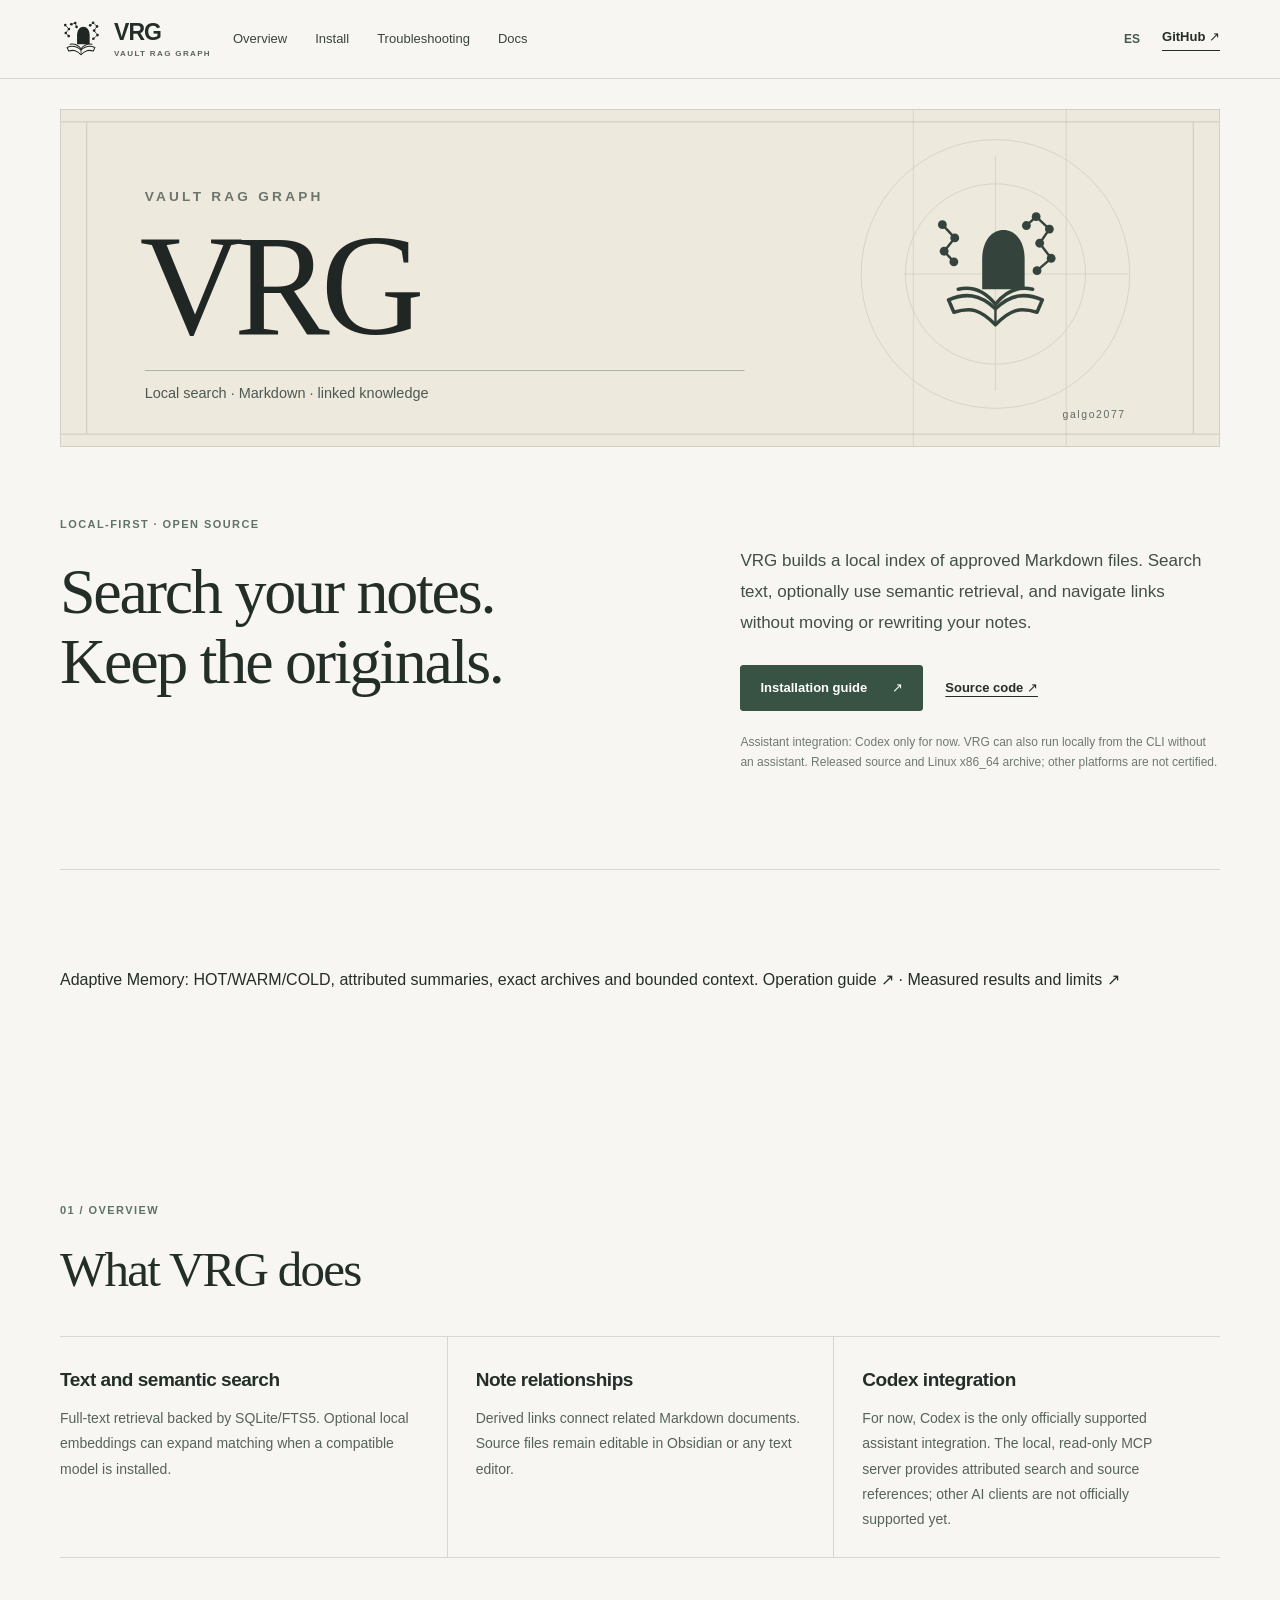
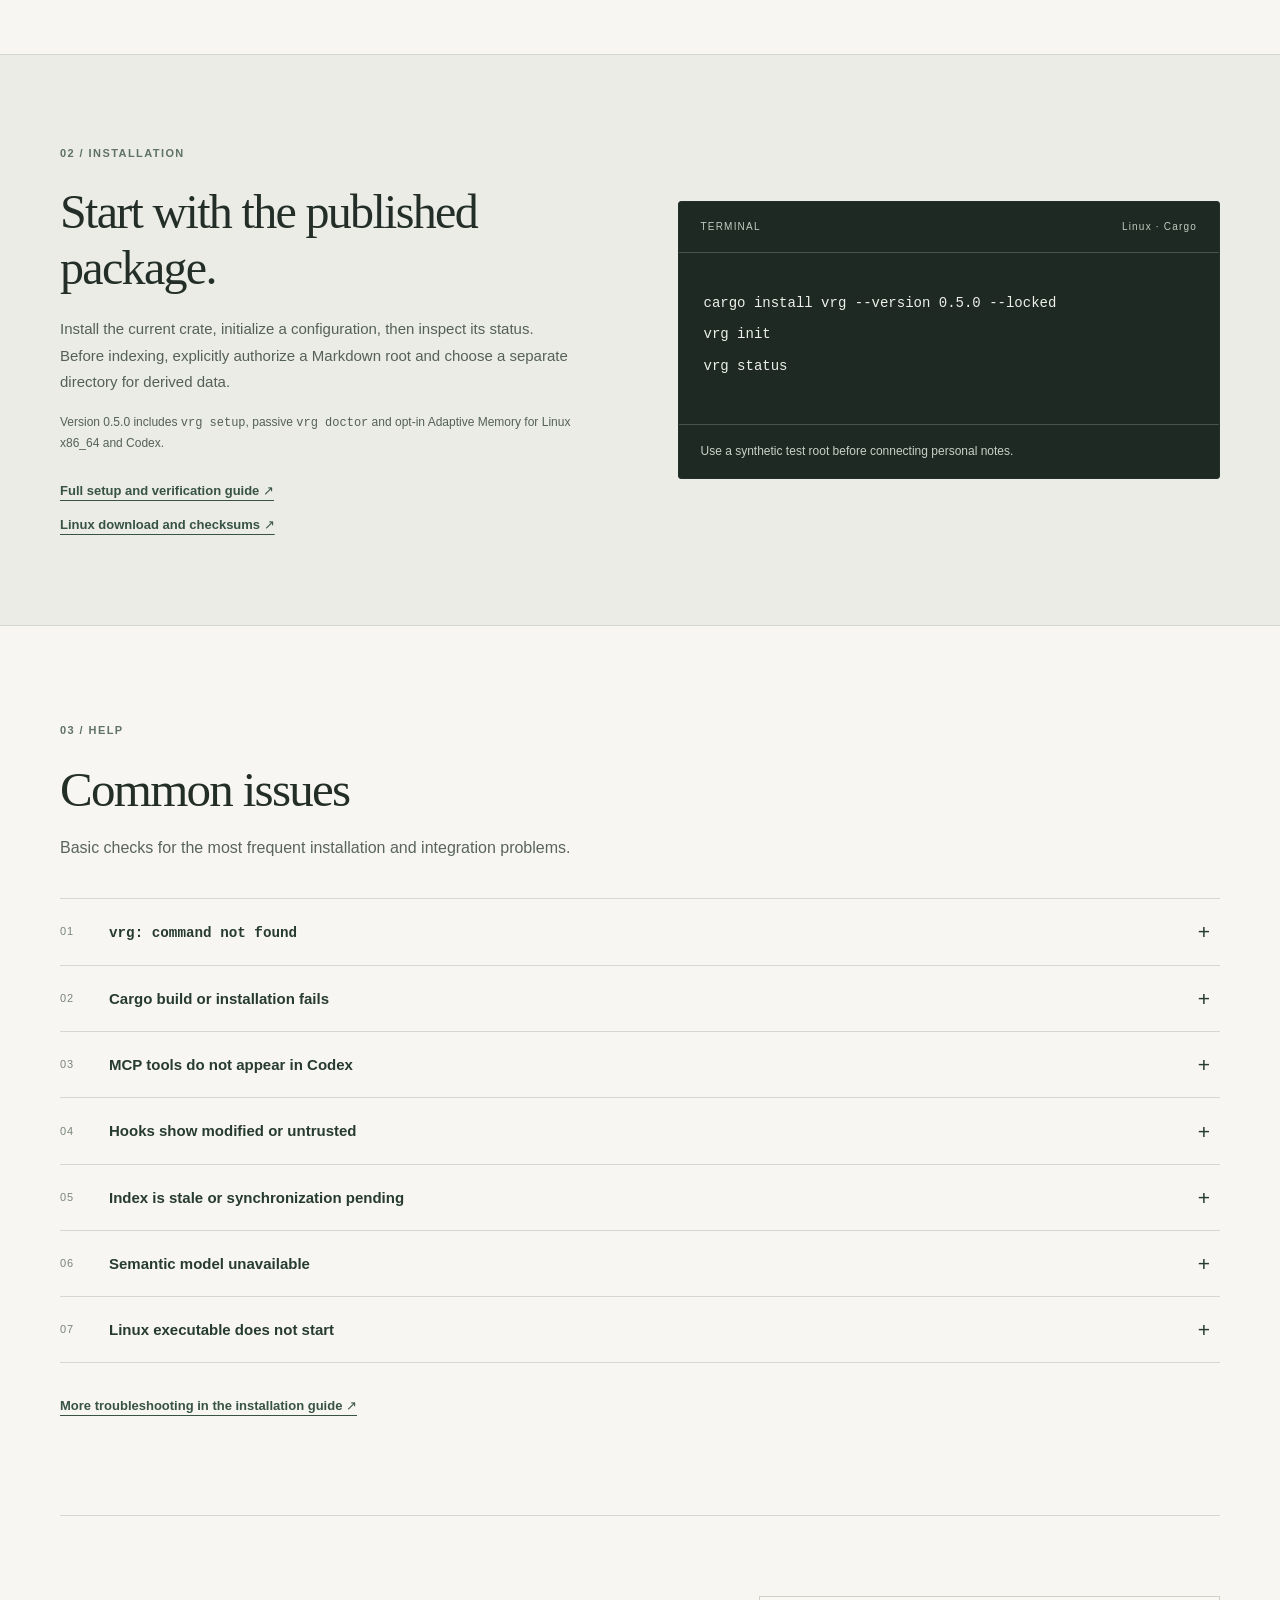
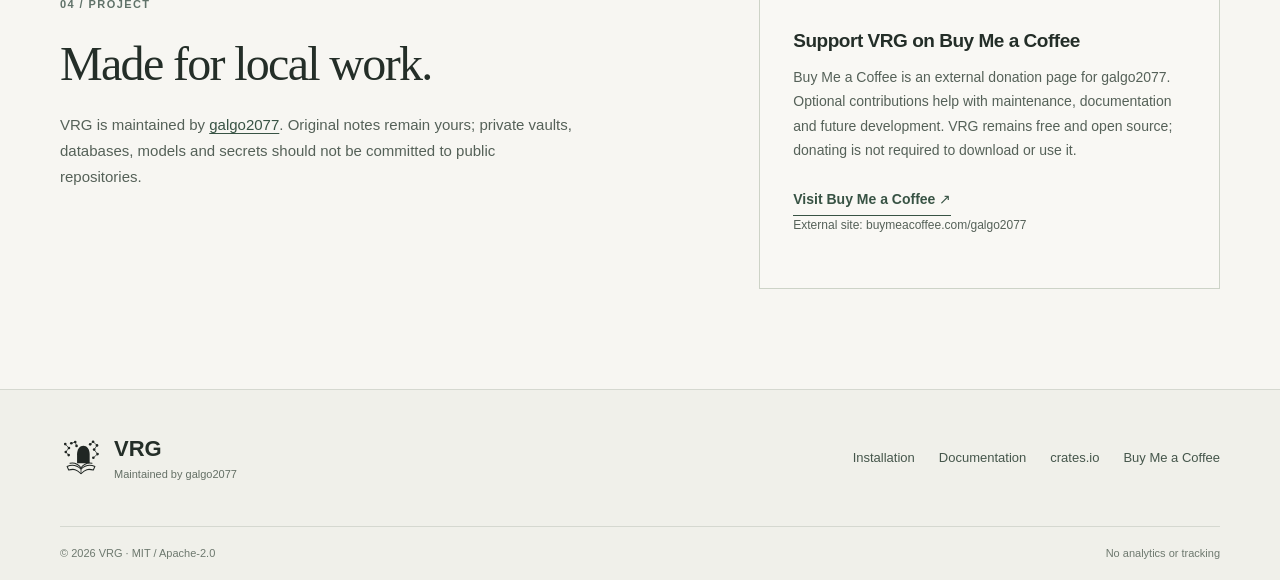
<file: docs/index.html>
<!doctype html><html lang="en"><head><meta charset="utf-8"><meta name="viewport" content="width=device-width,initial-scale=1"><meta name="theme-color" content="#f6f4ef"><meta name="description" content="VRG indexes approved Markdown locally with text search, optional semantic retrieval and an MCP interface. Source, documentation and Linux download are public."><title>VRG — Local knowledge for Markdown</title><link rel="icon" type="image/svg+xml" href="./assets/vrg-mark.svg"><link rel="stylesheet" href="./editorial.css"></head><body><a class="skip-link" href="#content">Skip to content</a>
<header class="site-header"><div class="wrap header-inner"><a class="site-logo" href="./index.html" aria-label="VRG home"><img src="./assets/vrg-mark.svg" width="42" height="42" alt=""><span>VRG <small>VAULT RAG GRAPH</small></span></a>
<nav class="main-nav" aria-label="Primary navigation"><a href="#overview">Overview</a><a href="#install">Install</a><a href="#troubleshooting">Troubleshooting</a><a href="./guide.html">Docs</a></nav>
<div class="header-actions"><a class="lang-switch" href="./es/index.html" lang="es" hreflang="es">ES</a><a class="quiet-link" href="https://github.com/galgo2077/VRG" rel="noopener noreferrer">GitHub ↗</a></div></div></header>
<main id="content">
<section class="wrap banner-section" aria-labelledby="banner-label"><h2 class="sr-only" id="banner-label">VRG — Vault RAG Graph</h2><img class="brand-banner" src="./assets/vrg-banner.svg" alt="VRG — Vault RAG Graph. Local search, Markdown and linked knowledge." width="1440" height="420"></section>
<section class="wrap introduction"><div><p class="eyeline">LOCAL-FIRST · OPEN SOURCE</p><h1>Search your notes.<br>Keep the originals.</h1></div><div class="intro-side"><p>VRG builds a local index of approved Markdown files. Search text, optionally use semantic retrieval, and navigate links without moving or rewriting your notes.</p><div class="cta-row"><a class="primary-link" href="./setup.html">Installation guide <span aria-hidden="true">↗</span></a><a class="secondary-link" href="https://github.com/galgo2077/VRG" rel="noopener noreferrer">Source code ↗</a></div><p class="small-note">Assistant integration: Codex only for now. VRG can also run locally from the CLI without an assistant. Released source and Linux x86_64 archive; other platforms are not certified.</p></div></section>
<section class="wrap content-section"><p>Adaptive Memory: HOT/WARM/COLD, attributed summaries, exact archives and bounded context. <a href="./public/ADAPTIVE_MEMORY.md">Operation guide ↗</a> · <a href="./public/ADAPTIVE_RELEASE_0.5.0.md">Measured results and limits ↗</a></p></section>
<section id="overview" class="wrap content-section"><div class="section-top"><span class="section-index">01 / OVERVIEW</span><h2>What VRG does</h2></div><div class="three-col"><article><h3>Text and semantic search</h3><p>Full-text retrieval backed by SQLite/FTS5. Optional local embeddings can expand matching when a compatible model is installed.</p></article><article><h3>Note relationships</h3><p>Derived links connect related Markdown documents. Source files remain editable in Obsidian or any text editor.</p></article><article><h3>Codex integration</h3><p>For now, Codex is the only officially supported assistant integration. The local, read-only MCP server provides attributed search and source references; other AI clients are not officially supported yet.</p></article></div></section>
<section id="install" class="wide-panel"><div class="wrap install-layout"><div><span class="section-index">02 / INSTALLATION</span><h2>Start with the published package.</h2><p>Install the current crate, initialize a configuration, then inspect its status. Before indexing, explicitly authorize a Markdown root and choose a separate directory for derived data.</p><p class="small-note">Version 0.5.0 includes <code>vrg setup</code>, passive <code>vrg doctor</code> and opt-in Adaptive Memory for Linux x86_64 and Codex.</p><div class="plain-links"><a href="./setup.html">Full setup and verification guide ↗</a><a href="https://github.com/galgo2077/VRG/releases/tag/v0.5.0" rel="noopener noreferrer">Linux download and checksums ↗</a></div></div><div class="code-area"><div class="code-head"><span>TERMINAL</span><span>Linux · Cargo</span></div><pre><code>cargo install vrg --version 0.5.0 --locked
vrg init
vrg status</code></pre><div class="code-foot">Use a synthetic test root before connecting personal notes.</div></div></div></section>
<section class="wrap content-section" id="troubleshooting"><div class="section-top"><span class="section-index">03 / HELP</span><h2>Common issues</h2><p>Basic checks for the most frequent installation and integration problems.</p></div>
<div class="faq-list">
<details><summary><span>01</span><strong><code>vrg: command not found</code></strong></summary><p>Confirm that Cargo's binary directory is on your PATH (usually <code>~/.cargo/bin</code>). Reopen your shell and run <code>vrg --version</code>.</p></details>
<details><summary><span>02</span><strong>Cargo build or installation fails</strong></summary><p>Check that Rust meets the package's minimum version and native build tools are installed. For an offline build, dependencies must already exist in the Cargo cache. Use the exact error message to identify the missing library.</p></details>
<details><summary><span>03</span><strong>MCP tools do not appear in Codex</strong></summary><p>Review the effective project MCP configuration and absolute executable path. Start a fresh session and inspect <code>/mcp</code>; the server should expose four read-only tools.</p></details>
<details><summary><span>04</span><strong>Hooks show modified or untrusted</strong></summary><p>Open <code>/hooks</code>, review the exact commands and approve them through Codex if appropriate. Installing VRG does not grant hook trust, and the example observer has its own portability limits.</p></details>
<details><summary><span>05</span><strong>Index is stale or synchronization pending</strong></summary><p>Use <code>vrg status</code> to inspect the active generation and root permissions. Do not treat a stale generation as current; troubleshoot the watcher or perform a deliberate reindex.</p></details>
<details><summary><span>06</span><strong>Semantic model unavailable</strong></summary><p>Text-only search works without a model. For semantic search, supply a compatible ONNX model and tokenizer files from a verified source; VRG does not download them by default.</p></details>
<details><summary><span>07</span><strong>Linux executable does not start</strong></summary><p>The published x86_64 artifact has glibc/libstdc++ requirements. If your system is older or incompatible, build from source in your environment instead of replacing system libraries.</p></details>
</div><p class="section-end"><a href="./setup.html#trouble">More troubleshooting in the installation guide ↗</a></p></section>
<section class="wrap about-section"><div><span class="section-index">04 / PROJECT</span><h2>Made for local work.</h2><p>VRG is maintained by <a href="https://github.com/galgo2077" rel="noopener noreferrer">galgo2077</a>. Original notes remain yours; private vaults, databases, models and secrets should not be committed to public repositories.</p></div><aside class="support-box"><h3>Support VRG on Buy Me a Coffee</h3><p>Buy Me a Coffee is an external donation page for galgo2077. Optional contributions help with maintenance, documentation and future development. VRG remains free and open source; donating is not required to download or use it.</p><a class="support-link" href="https://buymeacoffee.com/galgo2077?new=1" rel="noopener noreferrer" aria-label="Visit Buy Me a Coffee to support VRG (external site)">Visit Buy Me a Coffee ↗</a><p class="small-note">External site: buymeacoffee.com/galgo2077</p></aside></section>
</main><footer class="site-footer"><div class="wrap footer-inner"><div class="footer-brand"><img src="./assets/vrg-mark.svg" alt="" width="42" height="42"><div><strong>VRG</strong><span>Maintained by galgo2077</span></div></div><div class="footer-nav"><a href="./setup.html">Installation</a><a href="./guide.html">Documentation</a><a href="https://crates.io/crates/vrg" rel="noopener noreferrer">crates.io</a><a href="https://buymeacoffee.com/galgo2077?new=1" rel="noopener noreferrer">Buy Me a Coffee</a></div></div><div class="wrap footer-bottom"><span>© 2026 VRG · MIT / Apache-2.0</span><span>No analytics or tracking</span></div></footer></body></html>
</file>
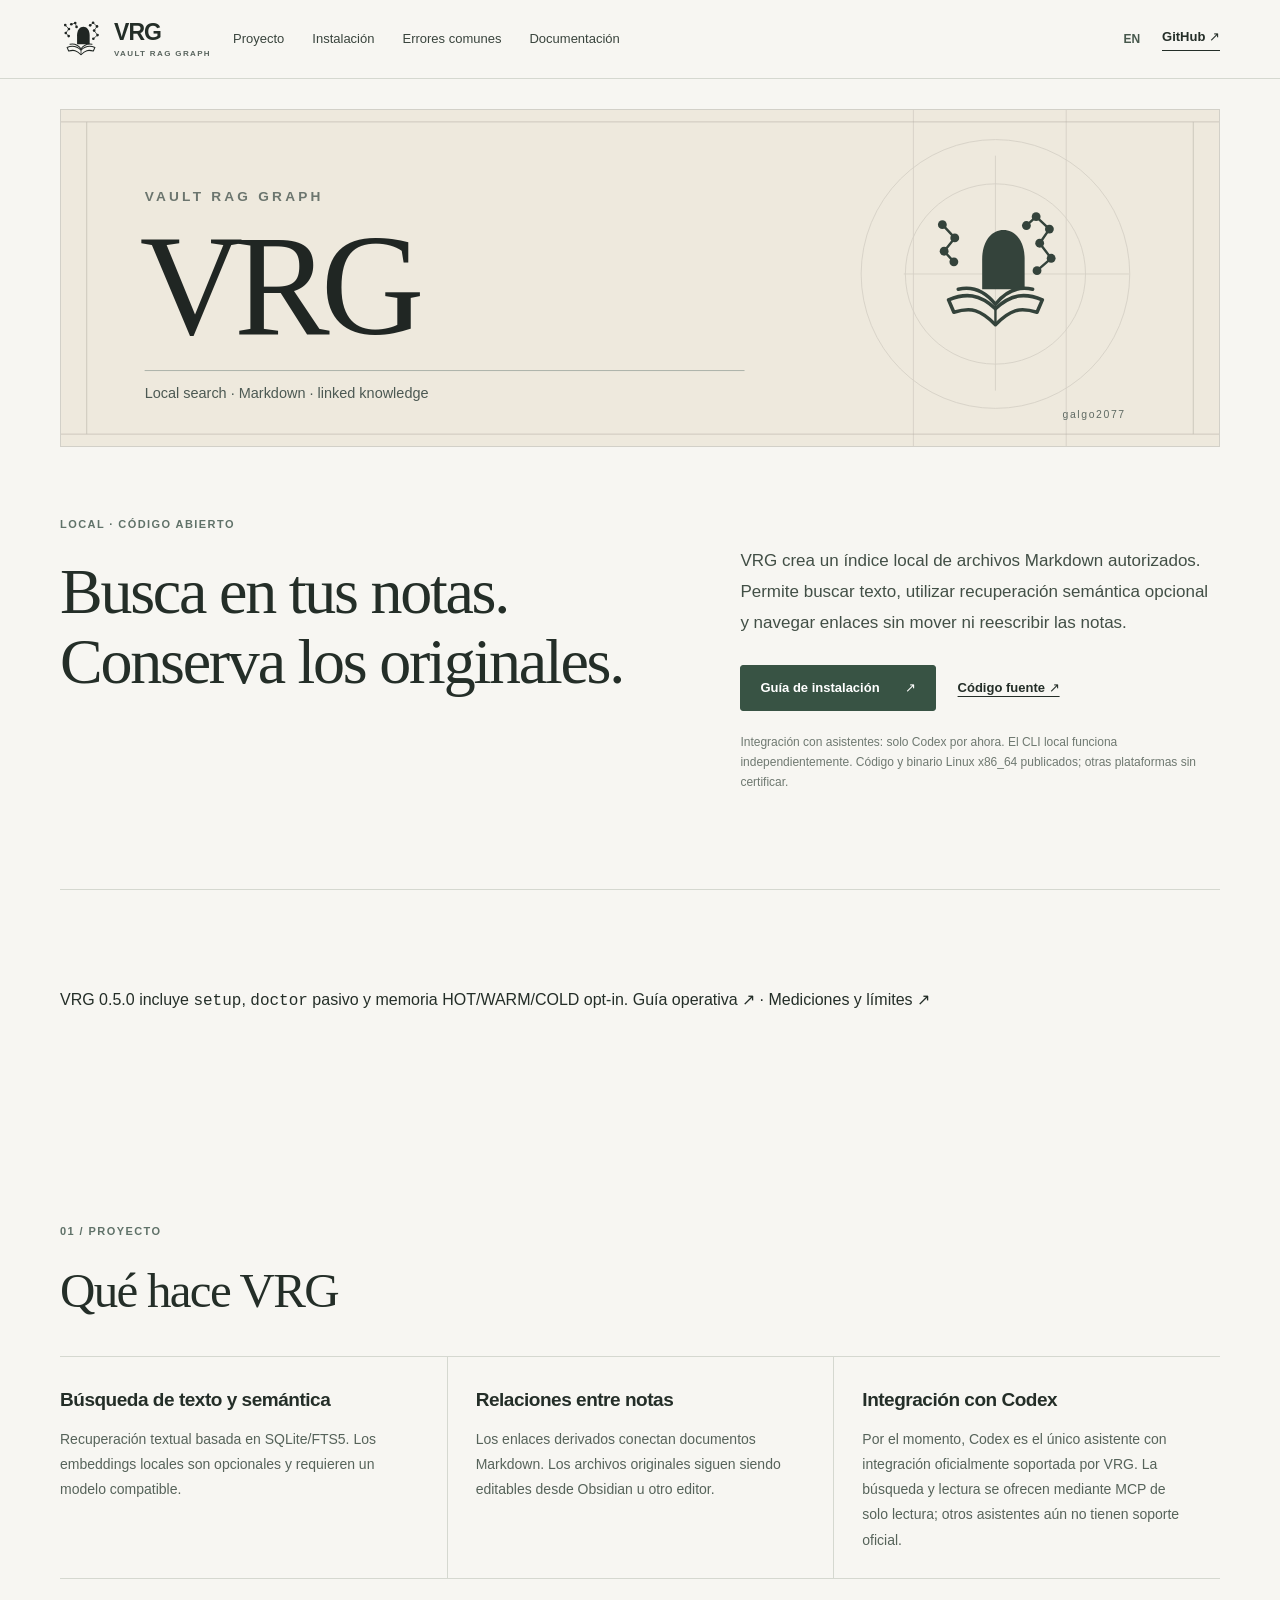
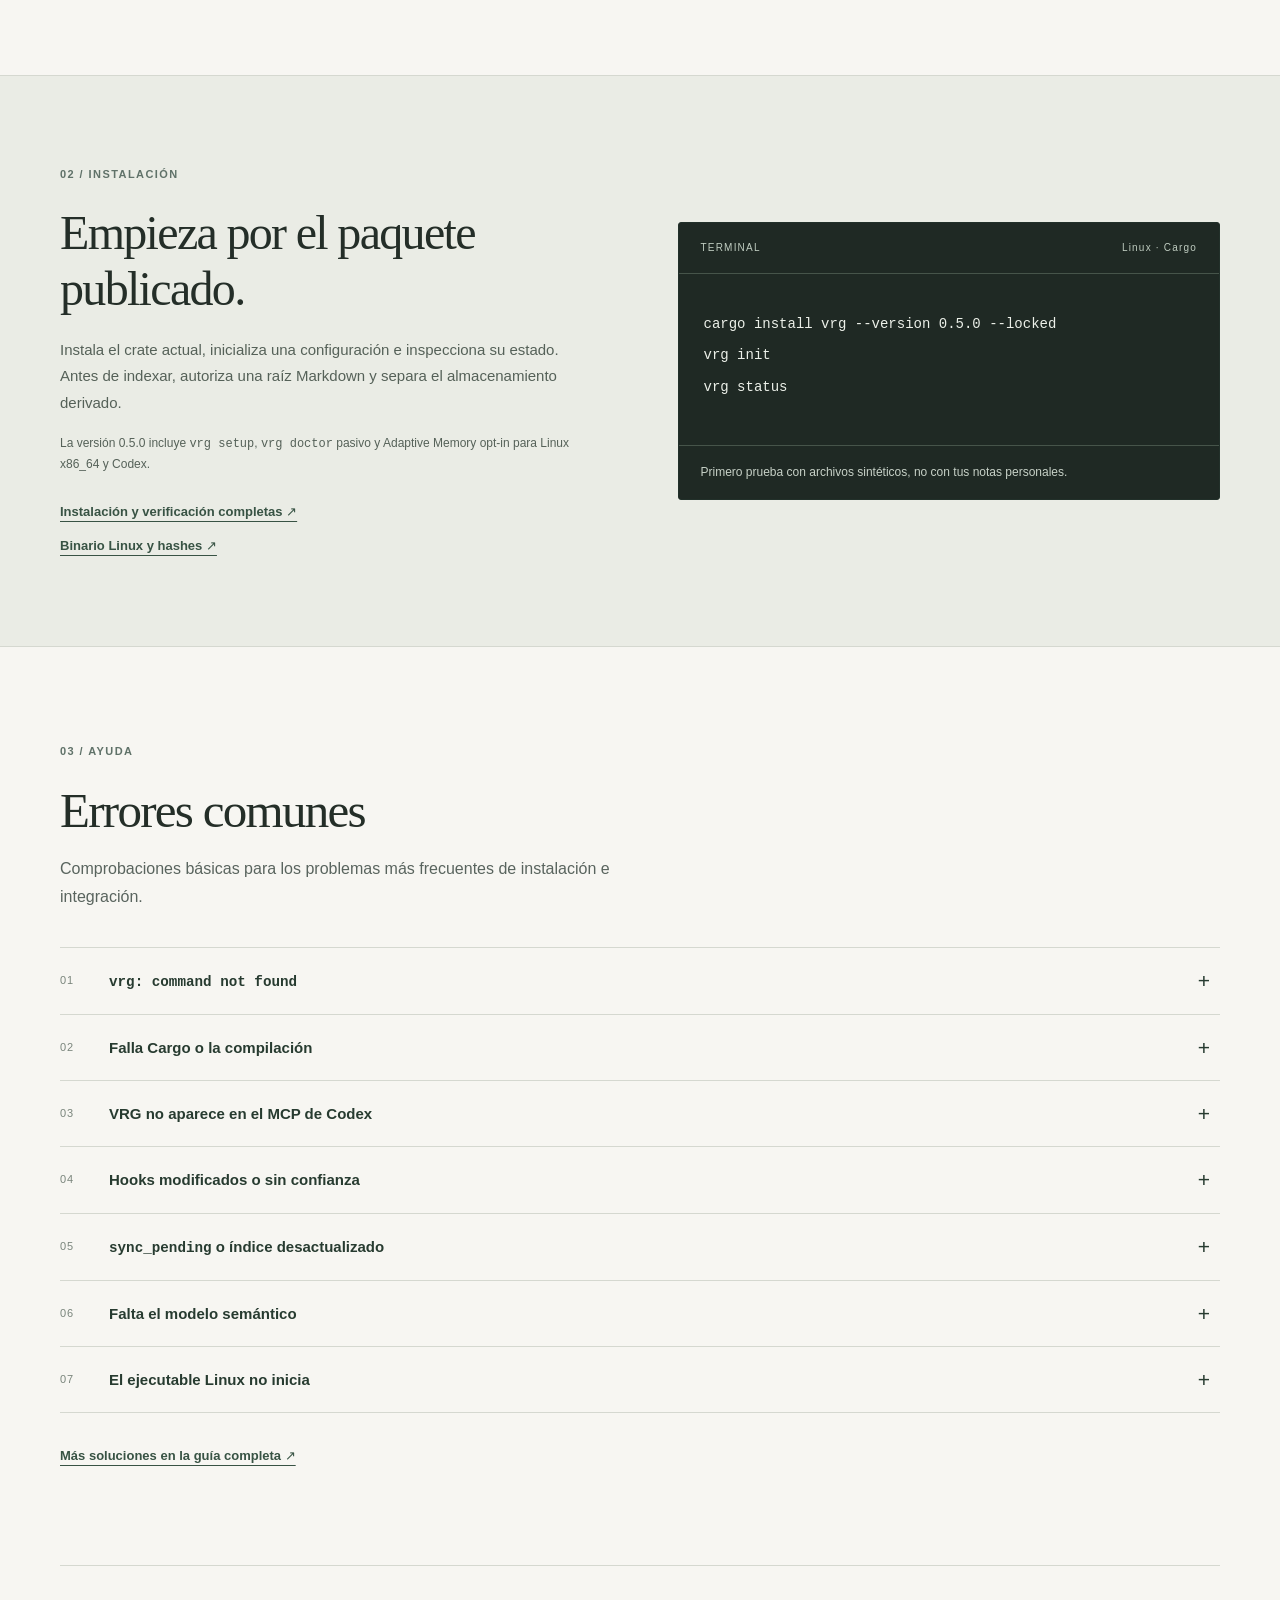
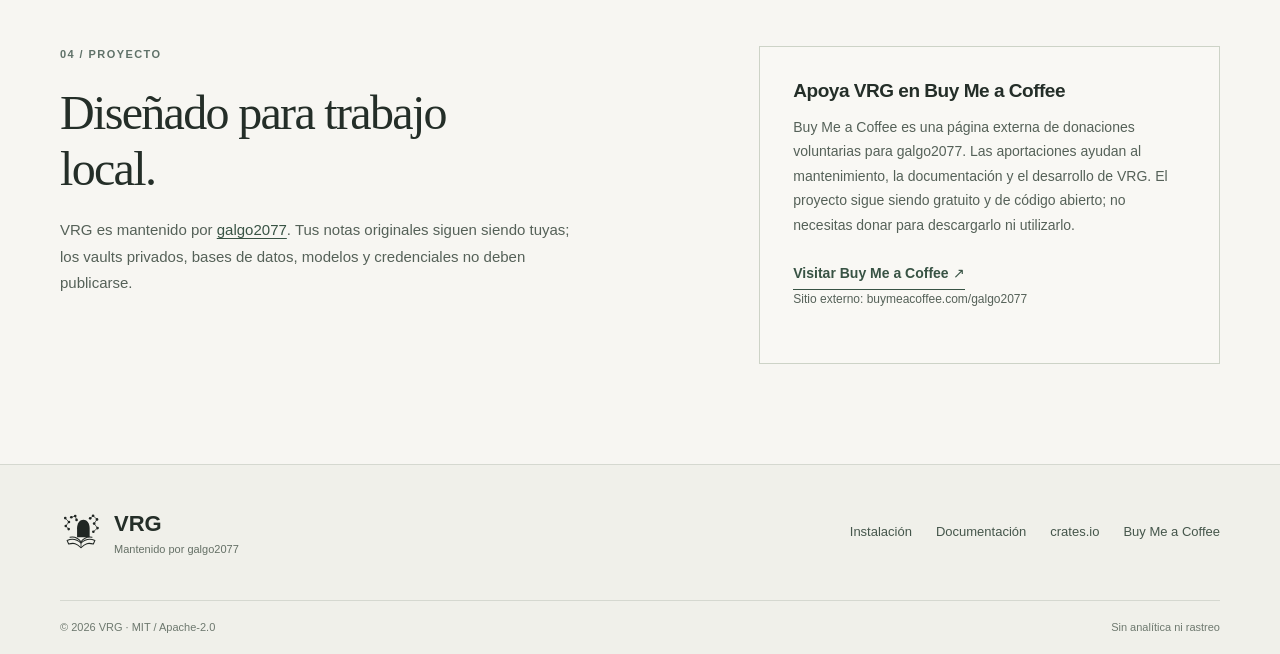
<file: docs/es/index.html>
<!doctype html><html lang="es"><head><meta charset="utf-8"><meta name="viewport" content="width=device-width,initial-scale=1"><meta name="theme-color" content="#f6f4ef"><meta name="description" content="VRG permite buscar Markdown autorizado mediante un índice local, recuperación semántica opcional y un servidor MCP de solo lectura."><title>VRG — Índice local de conocimiento</title><link rel="icon" type="image/svg+xml" href="../assets/vrg-mark.svg"><link rel="stylesheet" href="../editorial.css"></head><body><a class="skip-link" href="#content">Saltar al contenido</a>
<header class="site-header"><div class="wrap header-inner"><a class="site-logo" href="./index.html" aria-label="Inicio de VRG"><img src="../assets/vrg-mark.svg" width="42" height="42" alt=""><span>VRG <small>VAULT RAG GRAPH</small></span></a>
<nav class="main-nav" aria-label="Navegación principal"><a href="#overview">Proyecto</a><a href="#install">Instalación</a><a href="#troubleshooting">Errores comunes</a><a href="./guide.html">Documentación</a></nav>
<div class="header-actions"><a class="lang-switch" href="../index.html" lang="en" hreflang="en">EN</a><a class="quiet-link" href="https://github.com/galgo2077/VRG" rel="noopener noreferrer">GitHub ↗</a></div></div></header>
<main id="content">
<section class="wrap banner-section" aria-labelledby="banner-label"><h2 class="sr-only" id="banner-label">VRG — Vault RAG Graph</h2><img class="brand-banner" src="../assets/vrg-banner.svg" alt="VRG — Vault RAG Graph. Búsqueda local, Markdown y conocimiento relacionado." width="1440" height="420"></section>
<section class="wrap introduction"><div><p class="eyeline">LOCAL · CÓDIGO ABIERTO</p><h1>Busca en tus notas.<br>Conserva los originales.</h1></div><div class="intro-side"><p>VRG crea un índice local de archivos Markdown autorizados. Permite buscar texto, utilizar recuperación semántica opcional y navegar enlaces sin mover ni reescribir las notas.</p><div class="cta-row"><a class="primary-link" href="./setup.html">Guía de instalación <span aria-hidden="true">↗</span></a><a class="secondary-link" href="https://github.com/galgo2077/VRG" rel="noopener noreferrer">Código fuente ↗</a></div><p class="small-note">Integración con asistentes: solo Codex por ahora. El CLI local funciona independientemente. Código y binario Linux x86_64 publicados; otras plataformas sin certificar.</p></div></section>
<section class="wrap content-section"><p>VRG 0.5.0 incluye <code>setup</code>, <code>doctor</code> pasivo y memoria HOT/WARM/COLD opt-in. <a href="../public/ADAPTIVE_MEMORY.es.md">Guía operativa ↗</a> · <a href="../public/ADAPTIVE_RELEASE_0.5.0.md">Mediciones y límites ↗</a></p></section>
<section id="overview" class="wrap content-section"><div class="section-top"><span class="section-index">01 / PROYECTO</span><h2>Qué hace VRG</h2></div><div class="three-col"><article><h3>Búsqueda de texto y semántica</h3><p>Recuperación textual basada en SQLite/FTS5. Los embeddings locales son opcionales y requieren un modelo compatible.</p></article><article><h3>Relaciones entre notas</h3><p>Los enlaces derivados conectan documentos Markdown. Los archivos originales siguen siendo editables desde Obsidian u otro editor.</p></article><article><h3>Integración con Codex</h3><p>Por el momento, Codex es el único asistente con integración oficialmente soportada por VRG. La búsqueda y lectura se ofrecen mediante MCP de solo lectura; otros asistentes aún no tienen soporte oficial.</p></article></div></section>
<section id="install" class="wide-panel"><div class="wrap install-layout"><div><span class="section-index">02 / INSTALACIÓN</span><h2>Empieza por el paquete publicado.</h2><p>Instala el crate actual, inicializa una configuración e inspecciona su estado. Antes de indexar, autoriza una raíz Markdown y separa el almacenamiento derivado.</p><p class="small-note">La versión 0.5.0 incluye <code>vrg setup</code>, <code>vrg doctor</code> pasivo y Adaptive Memory opt-in para Linux x86_64 y Codex.</p><div class="plain-links"><a href="./setup.html">Instalación y verificación completas ↗</a><a href="https://github.com/galgo2077/VRG/releases/tag/v0.5.0" rel="noopener noreferrer">Binario Linux y hashes ↗</a></div></div><div class="code-area"><div class="code-head"><span>TERMINAL</span><span>Linux · Cargo</span></div><pre><code>cargo install vrg --version 0.5.0 --locked
vrg init
vrg status</code></pre><div class="code-foot">Primero prueba con archivos sintéticos, no con tus notas personales.</div></div></div></section>
<section class="wrap content-section" id="troubleshooting"><div class="section-top"><span class="section-index">03 / AYUDA</span><h2>Errores comunes</h2><p>Comprobaciones básicas para los problemas más frecuentes de instalación e integración.</p></div>
<div class="faq-list">
<details><summary><span>01</span><strong><code>vrg: command not found</code></strong></summary><p>Comprueba que el directorio de binarios de Cargo, normalmente <code>~/.cargo/bin</code>, está en PATH. Abre una terminal nueva y ejecuta <code>vrg --version</code>.</p></details>
<details><summary><span>02</span><strong>Falla Cargo o la compilación</strong></summary><p>Comprueba la versión mínima de Rust y las herramientas nativas. Para compilar offline, las dependencias deben existir en caché. Identifica la biblioteca que falta leyendo el error concreto.</p></details>
<details><summary><span>03</span><strong>VRG no aparece en el MCP de Codex</strong></summary><p>Revisa la configuración MCP efectiva, el ejecutable y las rutas absolutas. Abre una sesión nueva y consulta <code>/mcp</code>; deben aparecer cuatro herramientas de solo lectura.</p></details>
<details><summary><span>04</span><strong>Hooks modificados o sin confianza</strong></summary><p>Abre <code>/hooks</code>, revisa los comandos exactos y apruébalos mediante Codex cuando corresponda. Instalar VRG no concede confianza automáticamente.</p></details>
<details><summary><span>05</span><strong><code>sync_pending</code> o índice desactualizado</strong></summary><p>Ejecuta <code>vrg status</code> y revisa la generación y los permisos de las raíces. No presentes resultados obsoletos como actuales; comprueba el watcher o realiza una indexación deliberada.</p></details>
<details><summary><span>06</span><strong>Falta el modelo semántico</strong></summary><p>La búsqueda textual funciona sin modelo. Para habilitar semántica, suministra un modelo ONNX compatible y sus archivos de tokenización desde una fuente verificada.</p></details>
<details><summary><span>07</span><strong>El ejecutable Linux no inicia</strong></summary><p>El binario x86_64 publicado requiere bibliotecas compatibles de glibc y libstdc++. Si tu sistema es antiguo, compila desde fuentes en lugar de reemplazar bibliotecas del sistema.</p></details>
</div><p class="section-end"><a href="./setup.html#trouble">Más soluciones en la guía completa ↗</a></p></section>
<section class="wrap about-section"><div><span class="section-index">04 / PROYECTO</span><h2>Diseñado para trabajo local.</h2><p>VRG es mantenido por <a href="https://github.com/galgo2077" rel="noopener noreferrer">galgo2077</a>. Tus notas originales siguen siendo tuyas; los vaults privados, bases de datos, modelos y credenciales no deben publicarse.</p></div><aside class="support-box"><h3>Apoya VRG en Buy Me a Coffee</h3><p>Buy Me a Coffee es una página externa de donaciones voluntarias para galgo2077. Las aportaciones ayudan al mantenimiento, la documentación y el desarrollo de VRG. El proyecto sigue siendo gratuito y de código abierto; no necesitas donar para descargarlo ni utilizarlo.</p><a class="support-link" href="https://buymeacoffee.com/galgo2077?new=1" rel="noopener noreferrer" aria-label="Visitar Buy Me a Coffee para apoyar VRG (sitio externo)">Visitar Buy Me a Coffee ↗</a><p class="small-note">Sitio externo: buymeacoffee.com/galgo2077</p></aside></section>
</main><footer class="site-footer"><div class="wrap footer-inner"><div class="footer-brand"><img src="../assets/vrg-mark.svg" alt="" width="42" height="42"><div><strong>VRG</strong><span>Mantenido por galgo2077</span></div></div><div class="footer-nav"><a href="./setup.html">Instalación</a><a href="./guide.html">Documentación</a><a href="https://crates.io/crates/vrg" rel="noopener noreferrer">crates.io</a><a href="https://buymeacoffee.com/galgo2077?new=1" rel="noopener noreferrer">Buy Me a Coffee</a></div></div><div class="wrap footer-bottom"><span>© 2026 VRG · MIT / Apache-2.0</span><span>Sin analítica ni rastreo</span></div></footer></body></html>
</file>
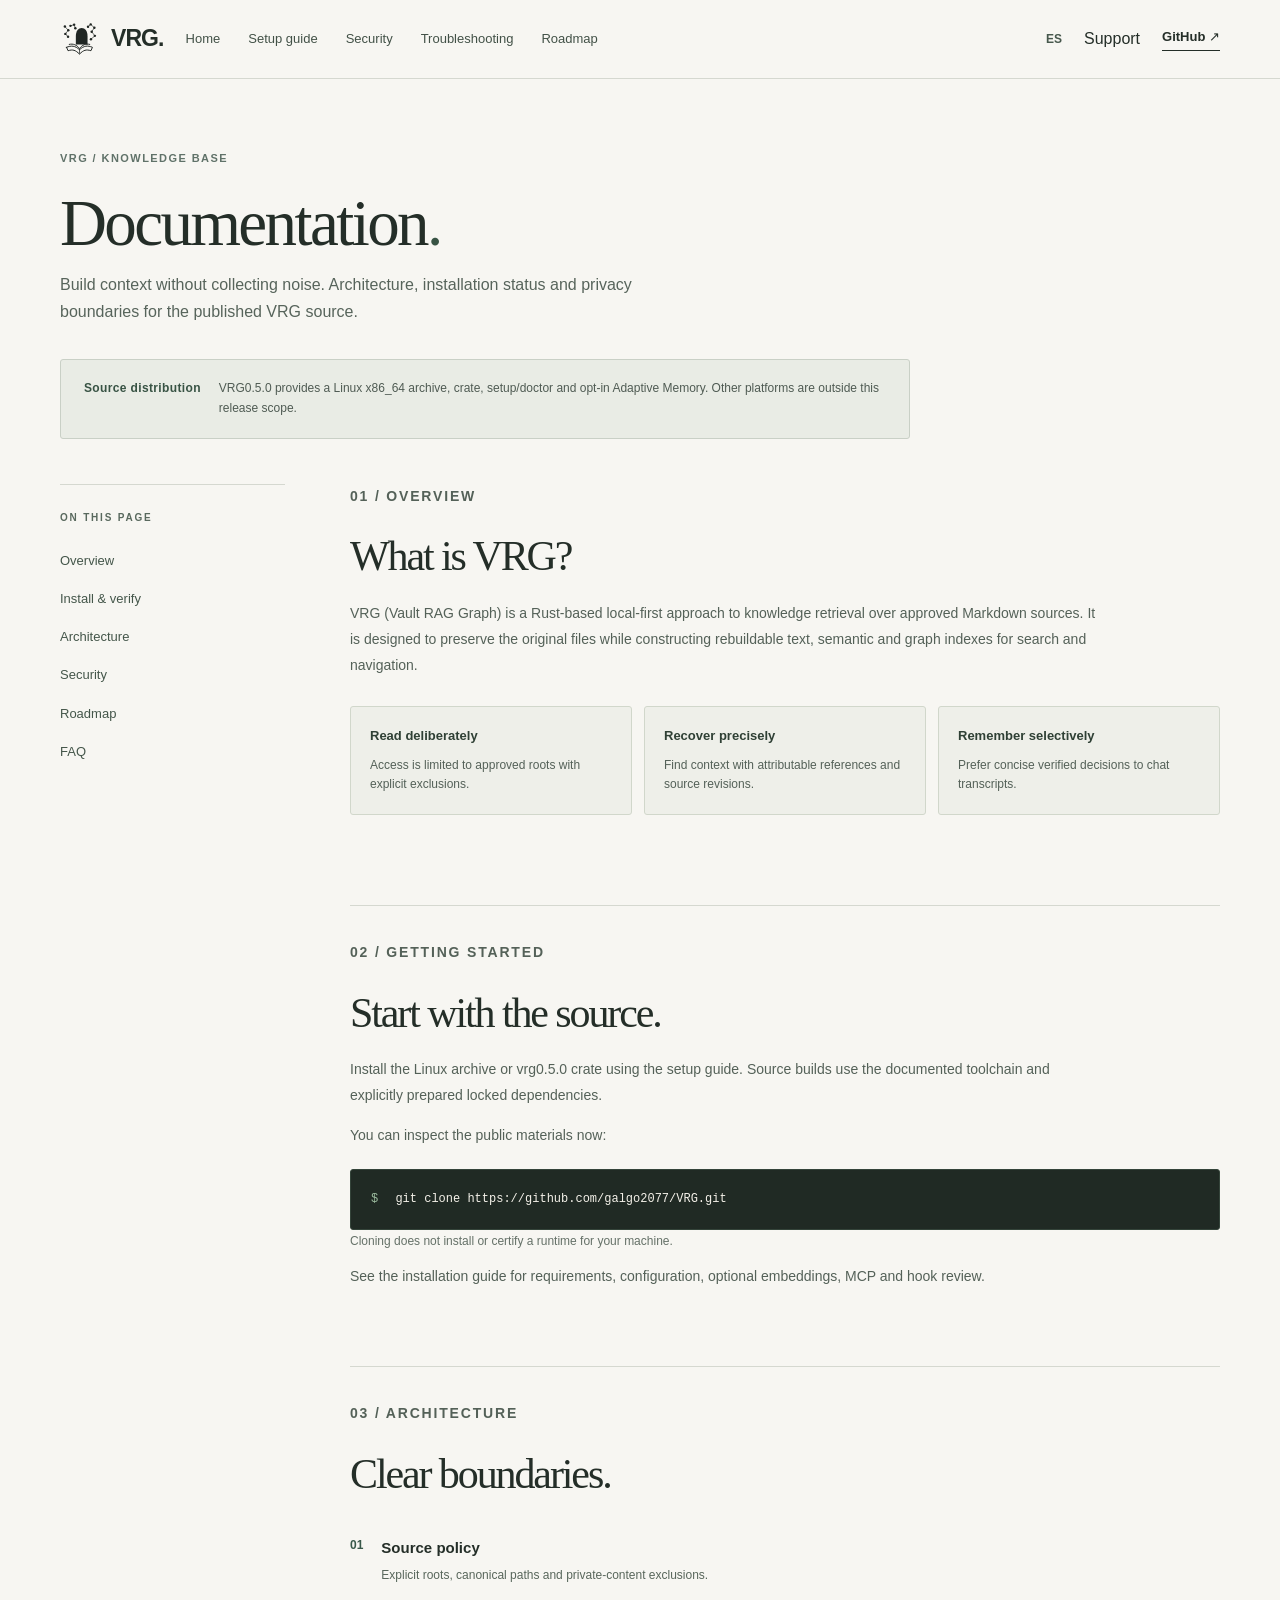
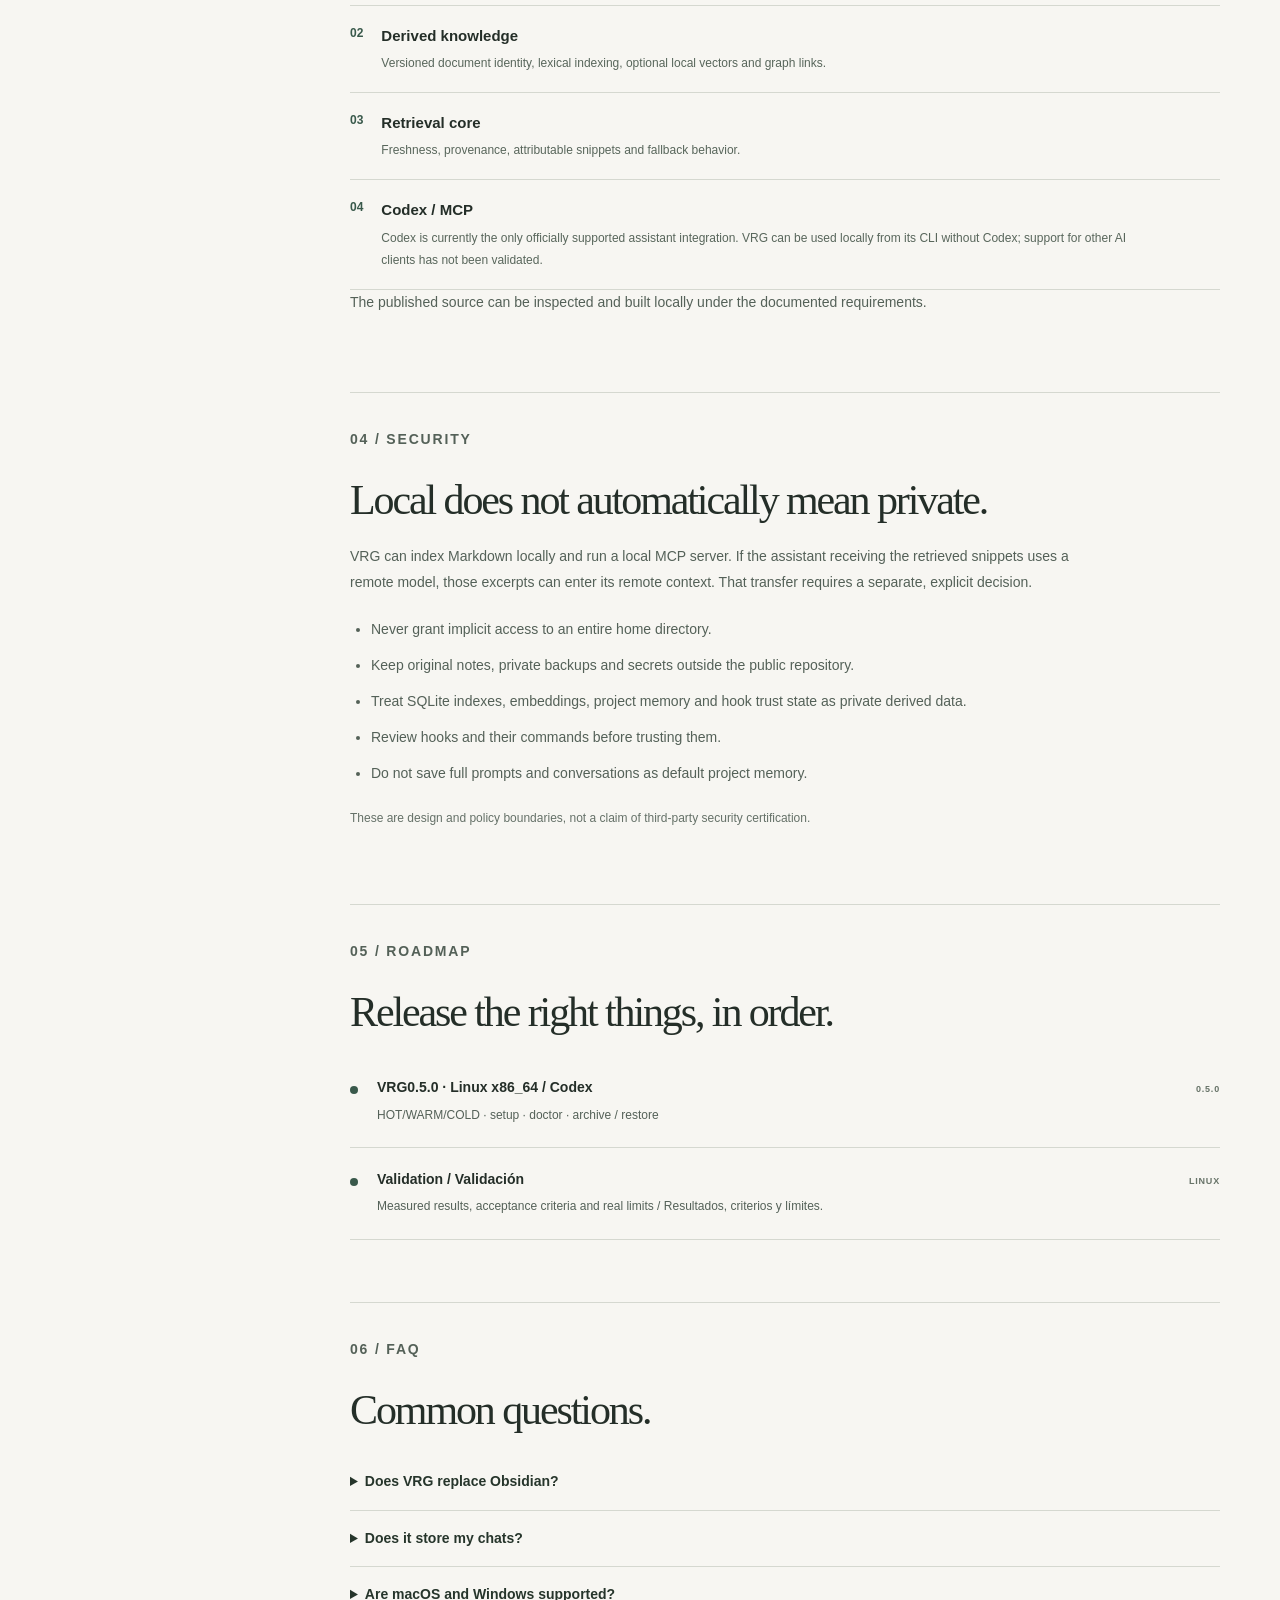
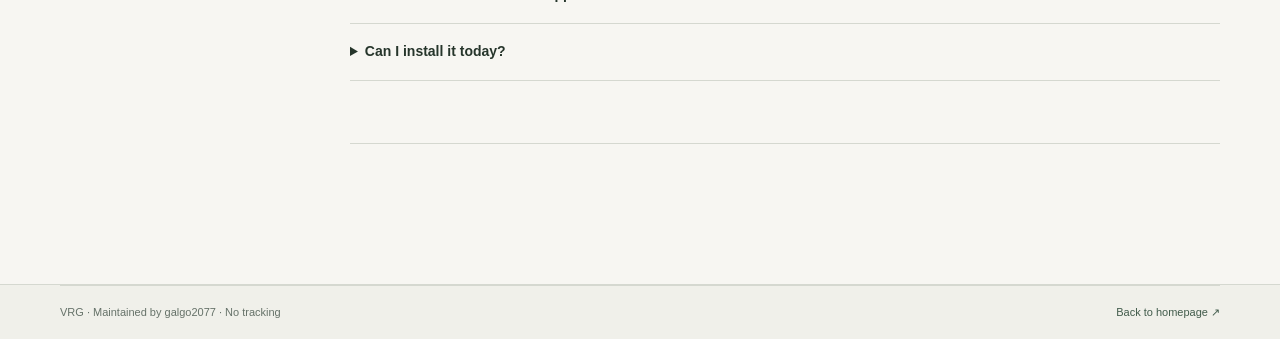
<file: docs/guide.html>
<!doctype html><html lang="en"><head><meta charset="utf-8"><meta name="viewport" content="width=device-width, initial-scale=1"><meta name="theme-color" content="#080c17"><meta name="description" content="VRG documentation: project overview, release preparation, security and roadmap."><title>Documentation — VRG</title><link rel="stylesheet" href="./site.css"><link rel="stylesheet" href="./guide.css"><link rel="icon" type="image/svg+xml" href="./assets/vrg-mark.svg"><link rel="stylesheet" href="./editorial.css"></head><body><a class="skip-link" href="#main">Skip to content</a><header class="header"><div class="shell nav"><a class="brand" href="./index.html"><span class="brand-mark"><img src="./assets/vrg-mark.svg" width="39" height="39" alt=""></span><span>VRG<span class="brand-dot">.</span></span></a><nav class="nav-links"><a href="./index.html">Home</a><a href="./setup.html">Setup guide</a><a href="#security">Security</a><a href="./setup.html#trouble">Troubleshooting</a><a href="#roadmap">Roadmap</a></nav><div class="nav-right"><a class="lang" href="./es/guide.html" lang="es">ES</a><a class="quiet-support" href="https://buymeacoffee.com/galgo2077?new=1" rel="noopener noreferrer">Support</a><a class="nav-github" href="https://github.com/galgo2077/VRG" rel="noopener noreferrer">GitHub ↗</a></div></div></header><main id="main"><section class="shell docs-heading"><p class="kicker">VRG / KNOWLEDGE BASE</p><h1>Documentation<span>.</span></h1><p>Build context without collecting noise. Architecture, installation status and privacy boundaries for the published VRG source.</p><div class="docs-notice"><strong>Source distribution</strong><span>VRG0.5.0 provides a Linux x86_64 archive, crate, setup/doctor and opt-in Adaptive Memory. Other platforms are outside this release scope.</span></div></section><div class="shell docs-layout"><aside class="docs-toc" aria-label="Documentation sections"><strong>ON THIS PAGE</strong><a href="#overview">Overview</a><a href="./setup.html">Install & verify</a><a href="#architecture">Architecture</a><a href="#security">Security</a><a href="#roadmap">Roadmap</a><a href="#faq">FAQ</a></aside><div class="docs-body"><section id="overview" class="docs-section"><p class="kicker">01 / OVERVIEW</p><h2>What is VRG?</h2><p>VRG (Vault RAG Graph) is a Rust-based local-first approach to knowledge retrieval over approved Markdown sources. It is designed to preserve the original files while constructing rebuildable text, semantic and graph indexes for search and navigation.</p><div class="docs-cards"><div><b>Read deliberately</b><span>Access is limited to approved roots with explicit exclusions.</span></div><div><b>Recover precisely</b><span>Find context with attributable references and source revisions.</span></div><div><b>Remember selectively</b><span>Prefer concise verified decisions to chat transcripts.</span></div></div></section><section id="start" class="docs-section"><p class="kicker">02 / GETTING STARTED</p><h2>Start with the source.</h2><p>Install the Linux archive or vrg0.5.0 crate using the setup guide. Source builds use the documented toolchain and explicitly prepared locked dependencies.</p><p>You can inspect the public materials now:</p><div class="docs-code"><span>$</span> git clone https://github.com/galgo2077/VRG.git</div><p class="docs-small">Cloning does not install or certify a runtime for your machine.</p><p>See the <a href="./PUBLIC_INSTALL.md">installation guide</a> for requirements, configuration, optional embeddings, MCP and hook review.</p></section><section id="architecture" class="docs-section"><p class="kicker">03 / ARCHITECTURE</p><h2>Clear boundaries.</h2><div class="docs-steps"><div><span>01</span><div><strong>Source policy</strong><p>Explicit roots, canonical paths and private-content exclusions.</p></div></div><div><span>02</span><div><strong>Derived knowledge</strong><p>Versioned document identity, lexical indexing, optional local vectors and graph links.</p></div></div><div><span>03</span><div><strong>Retrieval core</strong><p>Freshness, provenance, attributable snippets and fallback behavior.</p></div></div><div><span>04</span><div><strong>Codex / MCP</strong><p>Codex is currently the only officially supported assistant integration. VRG can be used locally from its CLI without Codex; support for other AI clients has not been validated.</p></div></div></div><p>The published source can be inspected and built locally under the documented requirements.</p></section><section id="security" class="docs-section"><p class="kicker">04 / SECURITY</p><h2>Local does not automatically mean private.</h2><p>VRG can index Markdown locally and run a local MCP server. If the assistant receiving the retrieved snippets uses a remote model, those excerpts can enter its remote context. That transfer requires a separate, explicit decision.</p><ul><li>Never grant implicit access to an entire home directory.</li><li>Keep original notes, private backups and secrets outside the public repository.</li><li>Treat SQLite indexes, embeddings, project memory and hook trust state as private derived data.</li><li>Review hooks and their commands before trusting them.</li><li>Do not save full prompts and conversations as default project memory.</li></ul><p class="docs-small">These are design and policy boundaries, not a claim of third-party security certification.</p></section><section id="roadmap" class="docs-section"><p class="kicker">05 / ROADMAP</p><h2>Release the right things, in order.</h2><div class="roadmap-items"><div><i></i><div><b>VRG0.5.0 · Linux x86_64 / Codex</b><p><a href="./public/ADAPTIVE_MEMORY.md">HOT/WARM/COLD · setup · doctor · archive / restore</a></p></div><span>0.5.0</span></div><div><i></i><div><b>Validation / Validación</b><p><a href="./public/ADAPTIVE_RELEASE_0.5.0.md">Measured results, acceptance criteria and real limits / Resultados, criterios y límites.</a></p></div><span>LINUX</span></div></div></section><section id="faq" class="docs-section"><p class="kicker">06 / FAQ</p><h2>Common questions.</h2><details><summary>Does VRG replace Obsidian?</summary><p>No. The design keeps original Markdown editable. VRG manages derived retrieval structures.</p></details><details><summary>Does it store my chats?</summary><p>Not as a default memory strategy. The intended approach is selective project documentation.</p></details><details><summary>Are macOS and Windows supported?</summary><p>The public preview makes no verified support claim for either platform. Support will be documented only when tested.</p></details><details><summary>Can I install it today?</summary><p>The source can be built locally; follow the installation guide. No packaged installer is claimed.</p></details></section></div></div></main><footer class="footer"><div class="shell footer-bottom"><span>VRG · Maintained by galgo2077 · No tracking</span><a href="./index.html">Back to homepage ↗</a></div></footer></body></html>
</file>
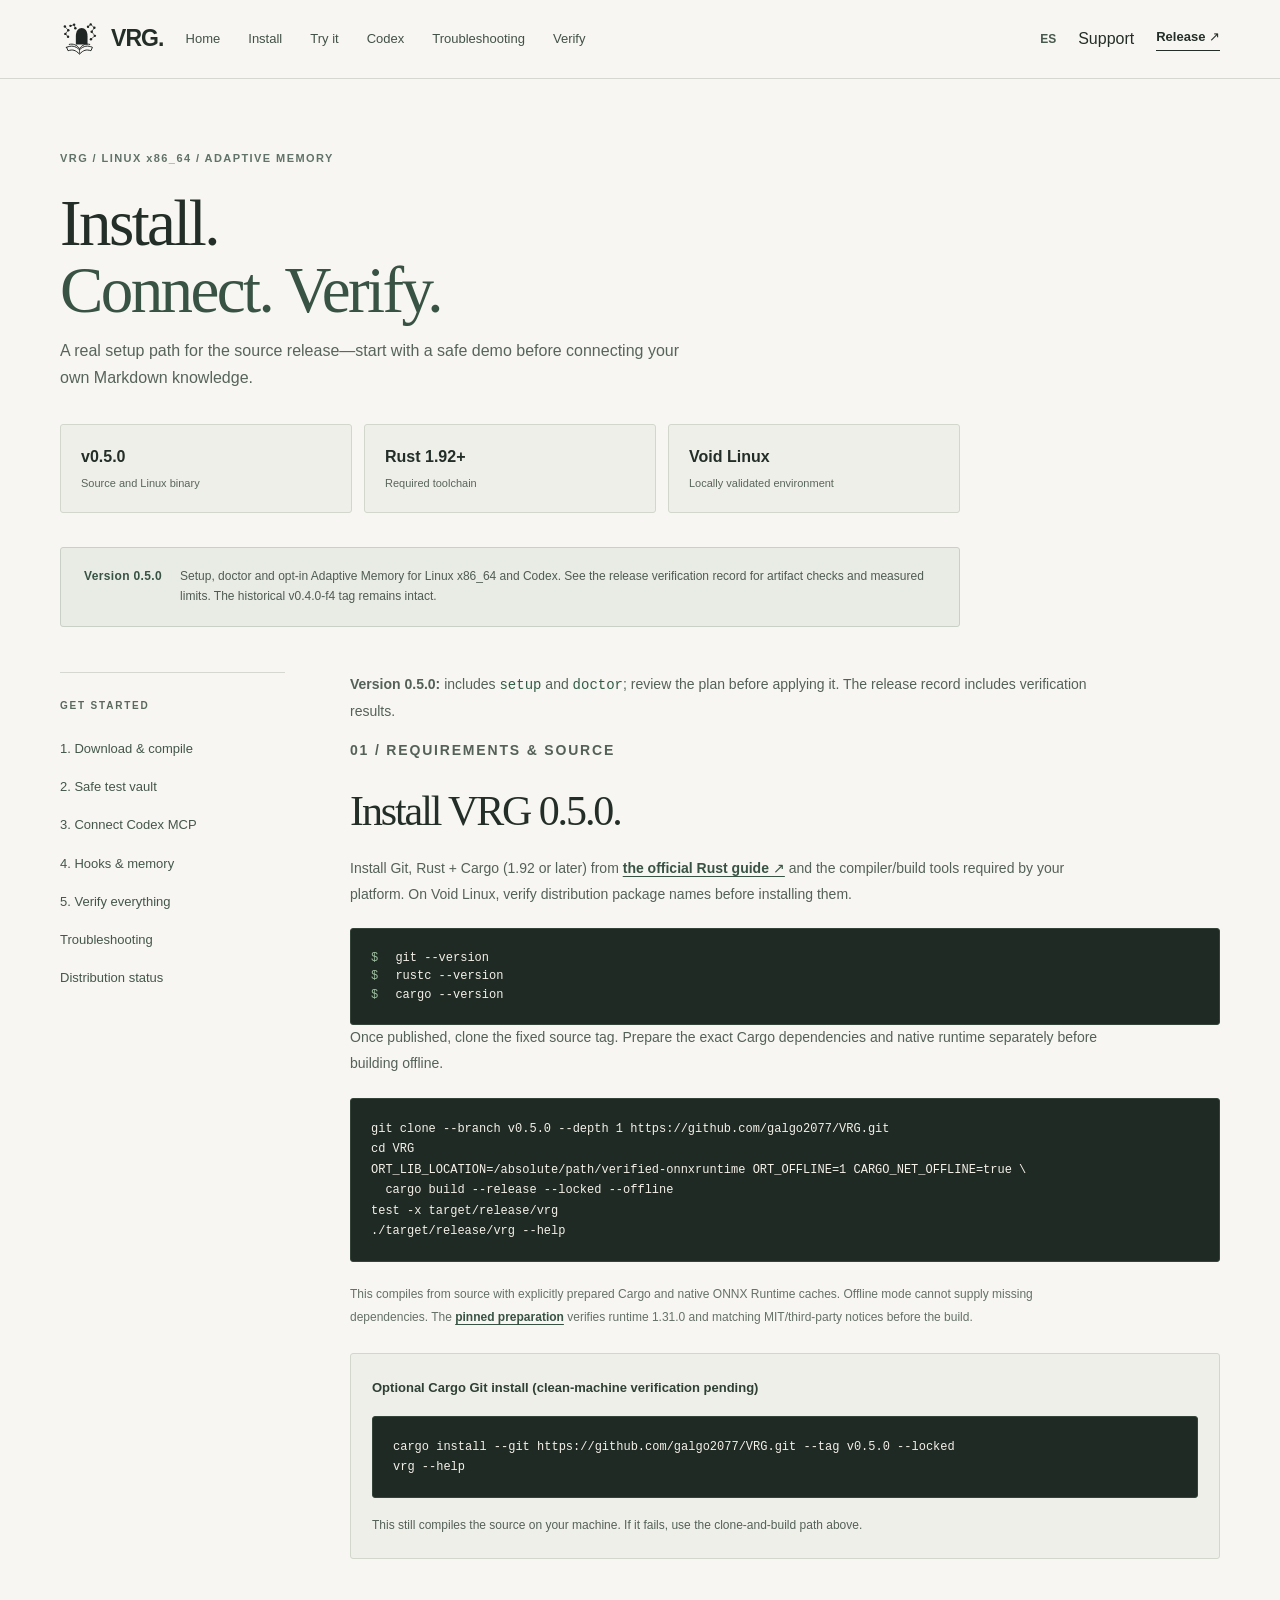
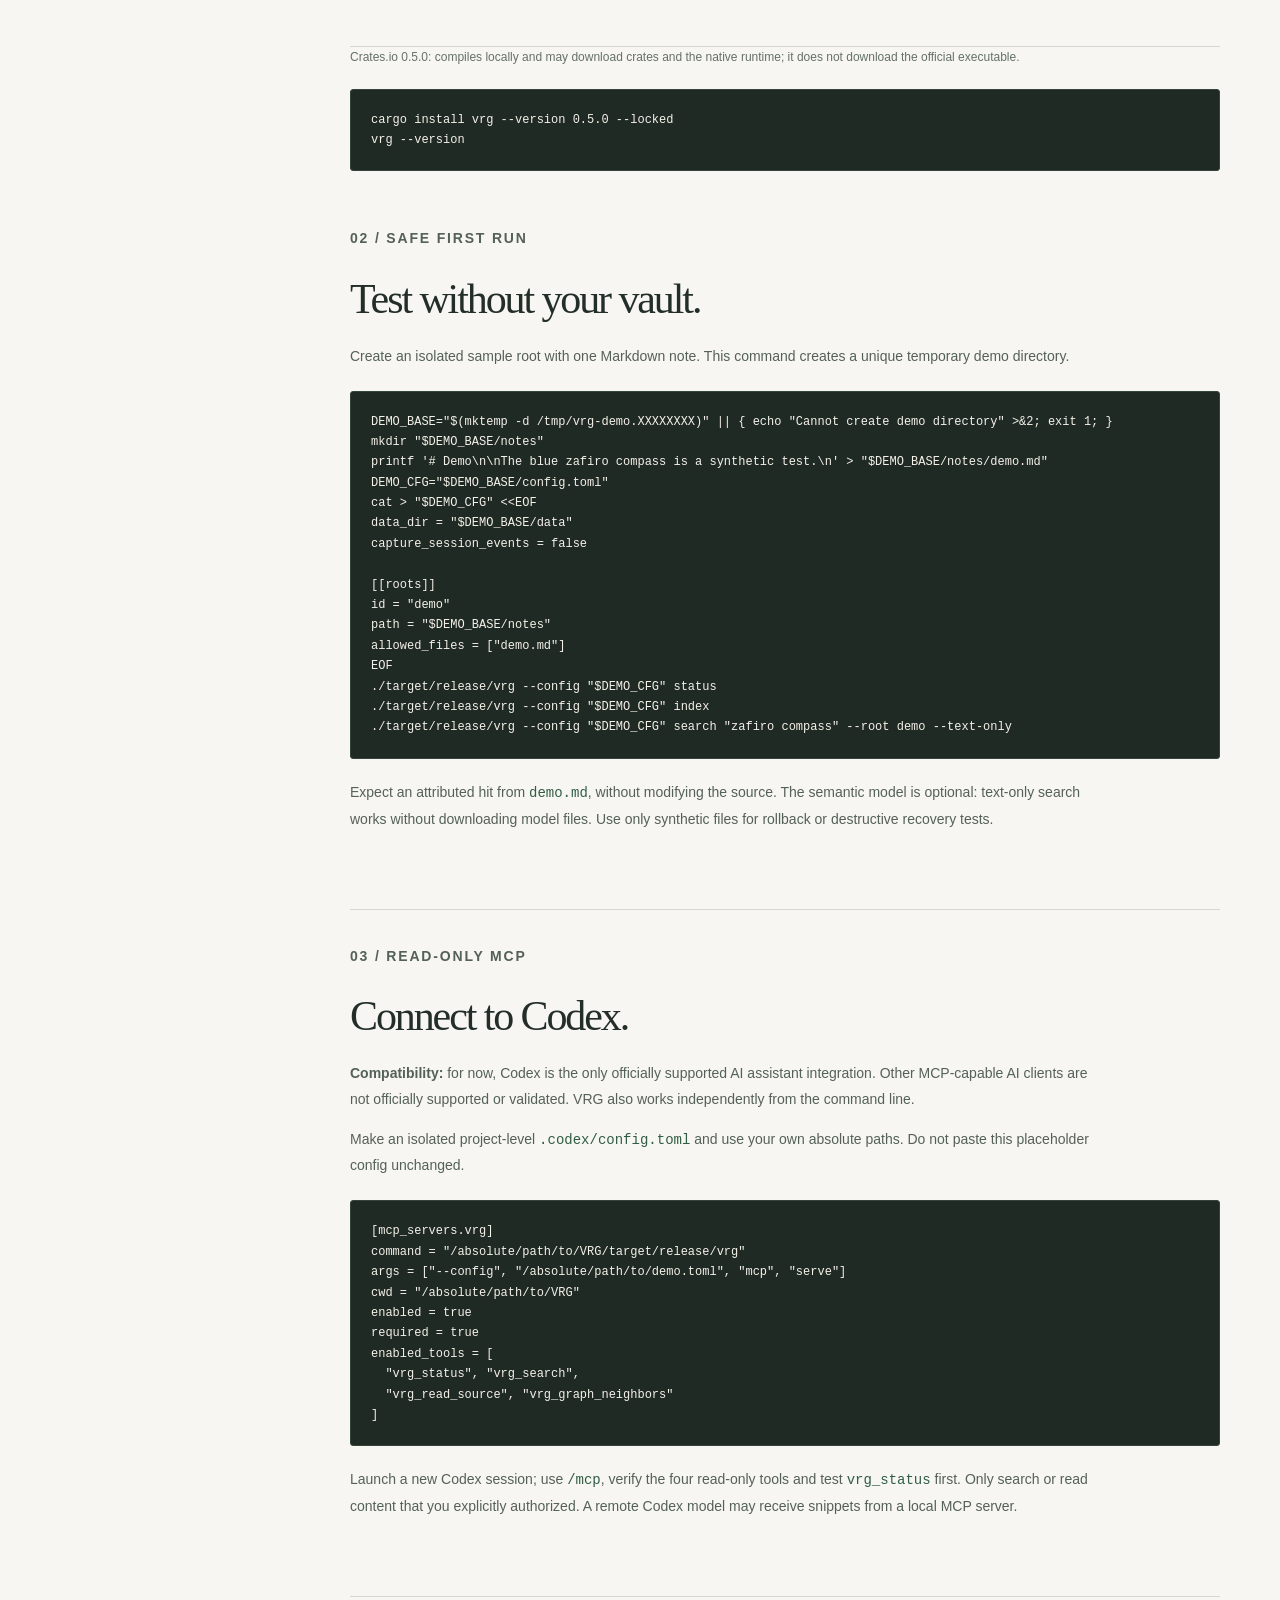
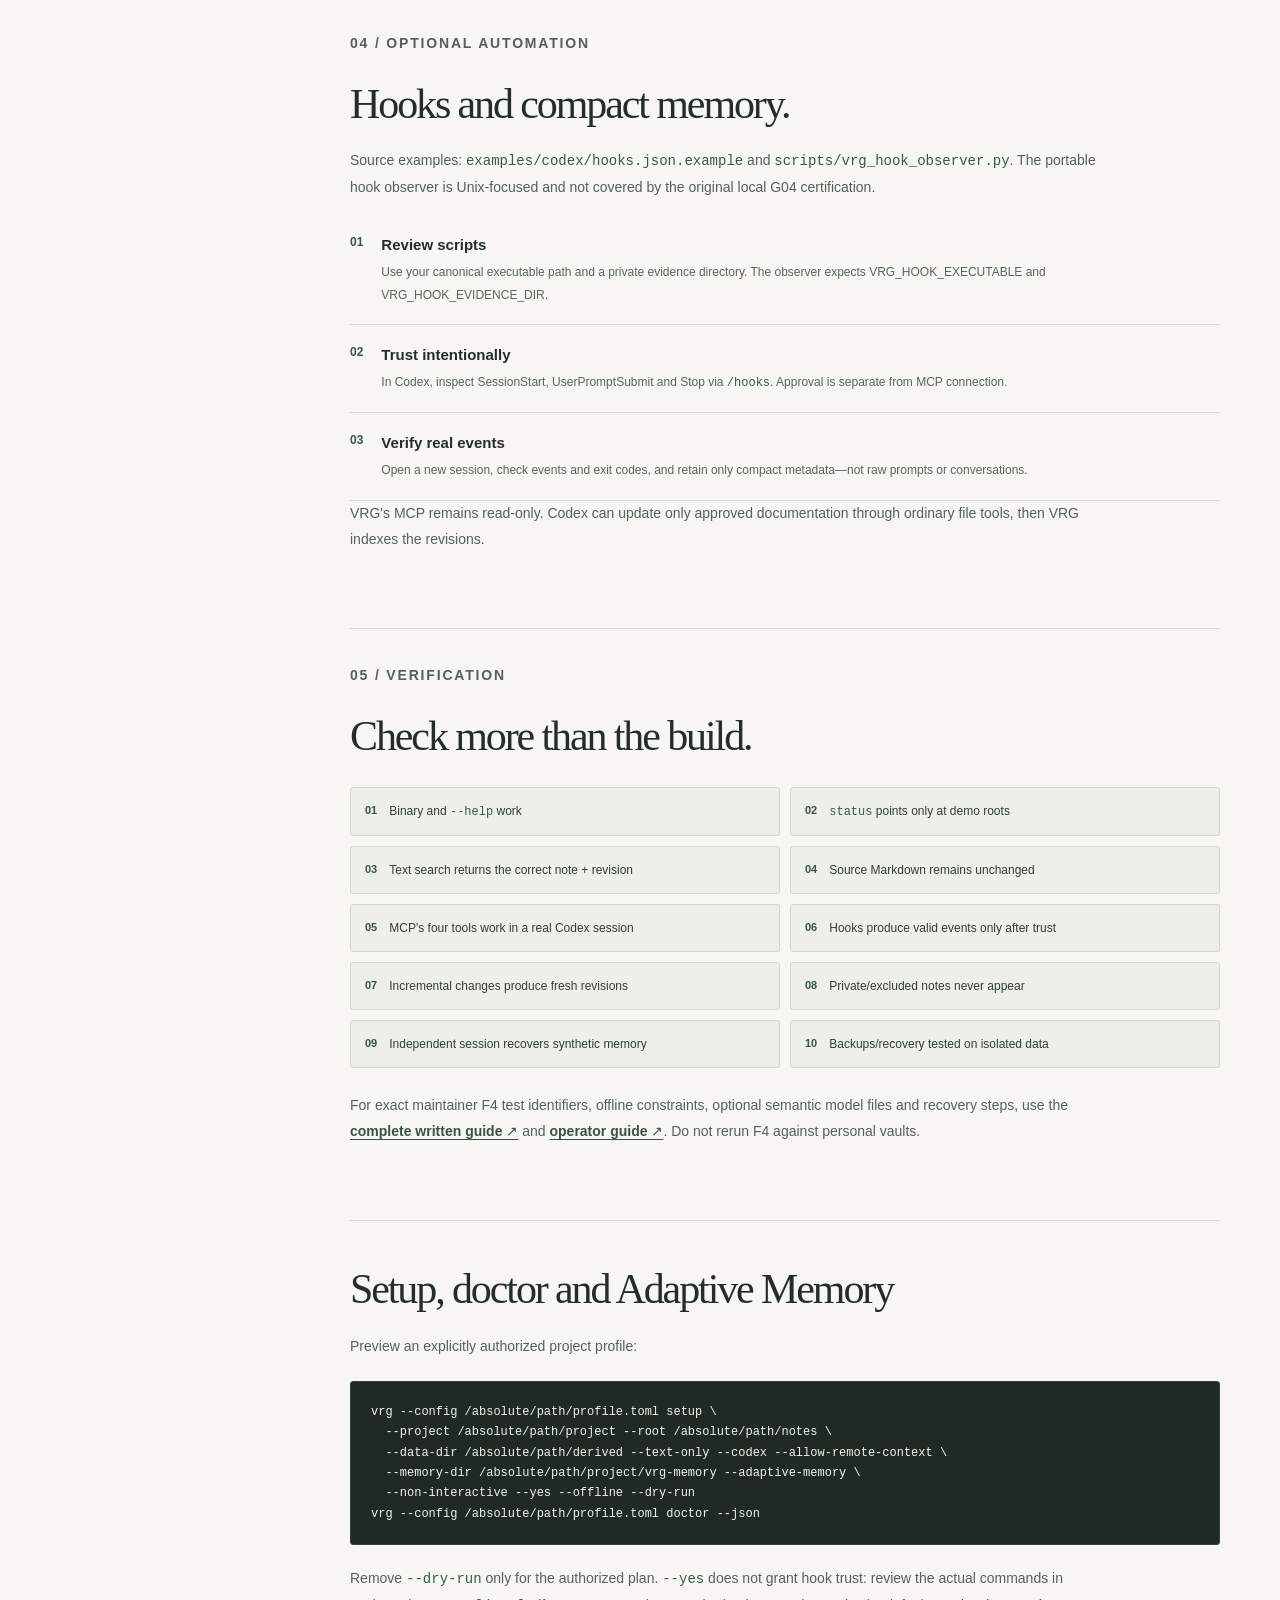
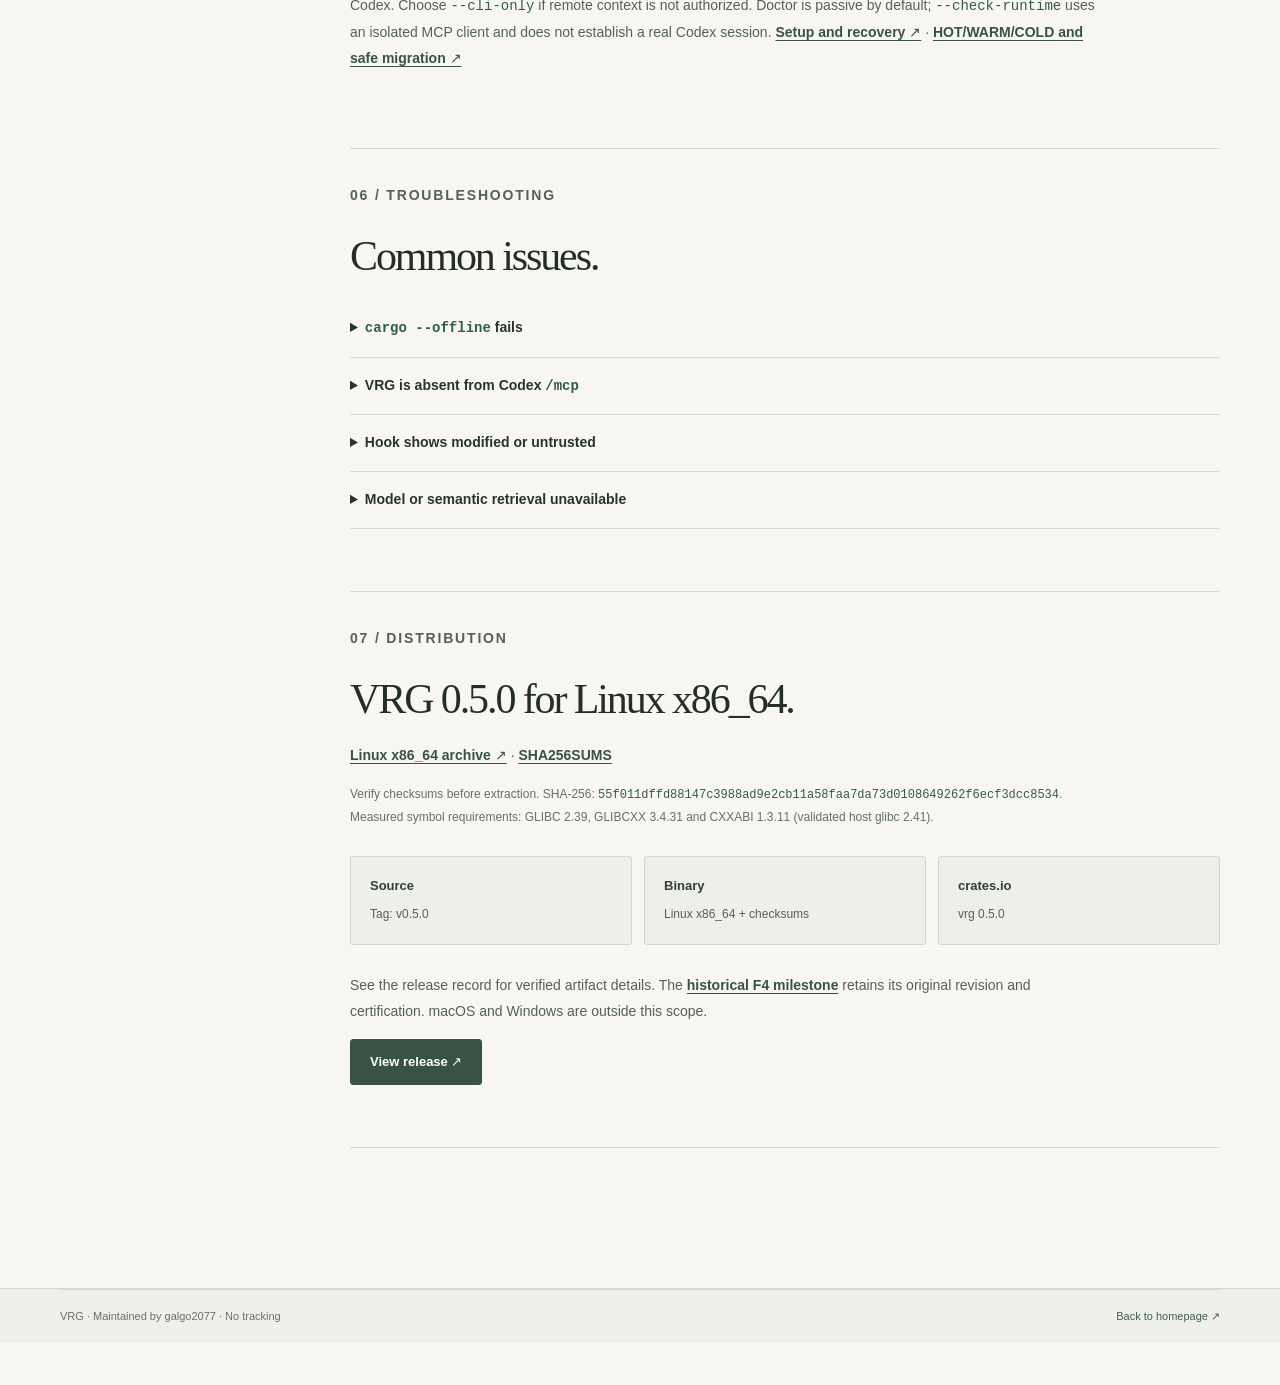
<file: docs/setup.html>
<!doctype html>
<html lang="en"><head><meta charset="utf-8"><meta name="viewport" content="width=device-width, initial-scale=1"><meta name="theme-color" content="#080c17"><meta name="description" content="VRG installation: download the Rust source release, compile it, test an isolated Markdown vault, and connect read-only MCP to Codex."><title>Install & Verify — VRG</title><link rel="stylesheet" href="./site.css"><link rel="stylesheet" href="./guide.css"><link rel="stylesheet" href="./setup.css"><link rel="icon" type="image/svg+xml" href="./assets/vrg-mark.svg"><link rel="stylesheet" href="./editorial.css"></head><body>
<a class="skip-link" href="#main">Skip to content</a>
<header class="header"><div class="shell nav"><a class="brand" href="./index.html"><span class="brand-mark"><img src="./assets/vrg-mark.svg" width="39" height="39" alt=""></span><span>VRG<span class="brand-dot">.</span></span></a><nav class="nav-links"><a href="./index.html">Home</a><a href="#install">Install</a><a href="#demo">Try it</a><a href="#codex">Codex</a><a href="#trouble">Troubleshooting</a><a href="#verify">Verify</a></nav><div class="nav-right"><a class="lang" href="./es/setup.html" lang="es" hreflang="es">ES</a><a class="quiet-support" href="https://buymeacoffee.com/galgo2077?new=1" rel="noopener noreferrer">Support</a><a class="nav-github" href="https://github.com/galgo2077/VRG/releases/tag/v0.5.0" rel="noopener noreferrer">Release ↗</a></div></div></header>
<main id="main"><section class="shell docs-heading setup-header"><p class="kicker">VRG / LINUX x86_64 / ADAPTIVE MEMORY</p><h1>Install.<br><span>Connect. Verify.</span></h1><p>A real setup path for the source release—start with a safe demo before connecting your own Markdown knowledge.</p><div class="install-channels"><div><strong>v0.5.0</strong><span>Source and Linux binary</span></div><div><strong>Rust 1.92+</strong><span>Required toolchain</span></div><div><strong>Void Linux</strong><span>Locally validated environment</span></div></div><div class="docs-notice"><strong>Version 0.5.0</strong><span>Setup, doctor and opt-in Adaptive Memory for Linux x86_64 and Codex. See the release verification record for artifact checks and measured limits. The historical v0.4.0-f4 tag remains intact.</span></div></section>
<div class="shell docs-layout"><aside class="docs-toc" aria-label="Setup contents"><strong>GET STARTED</strong><a href="#install">1. Download & compile</a><a href="#demo">2. Safe test vault</a><a href="#codex">3. Connect Codex MCP</a><a href="#hooks">4. Hooks & memory</a><a href="#verify">5. Verify everything</a><a href="#trouble">Troubleshooting</a><a href="#release">Distribution status</a></aside>
<div class="docs-body">
<section class="docs-section" id="install"><p><strong>Version 0.5.0:</strong> includes <code>setup</code> and <code>doctor</code>; review the plan before applying it. The release record includes verification results.</p><p class="kicker">01 / REQUIREMENTS & SOURCE</p><h2>Install VRG 0.5.0.</h2><p>Install Git, Rust + Cargo (1.92 or later) from <a class="setup-link" href="https://www.rust-lang.org/tools/install" rel="noopener noreferrer">the official Rust guide ↗</a> and the compiler/build tools required by your platform. On Void Linux, verify distribution package names before installing them.</p>
<div class="docs-code setup-code"><span>$</span> git --version<br><span>$</span> rustc --version<br><span>$</span> cargo --version</div>
<p>Once published, clone the fixed source tag. Prepare the exact Cargo dependencies and native runtime separately before building offline.</p>
<pre class="setup-terminal"><code>git clone --branch v0.5.0 --depth 1 https://github.com/galgo2077/VRG.git
cd VRG
ORT_LIB_LOCATION=/absolute/path/verified-onnxruntime ORT_OFFLINE=1 CARGO_NET_OFFLINE=true \
  cargo build --release --locked --offline
test -x target/release/vrg
./target/release/vrg --help</code></pre>
<p class="docs-small">This compiles from source with explicitly prepared Cargo and native ONNX Runtime caches. Offline mode cannot supply missing dependencies. The <a class="setup-link" href="https://github.com/galgo2077/VRG/blob/v0.5.0/.github/workflows/adaptive-linux-release.yml">pinned preparation</a> verifies runtime 1.31.0 and matching MIT/third-party notices before the build.</p>
<div class="setup-alt"><strong>Optional Cargo Git install (clean-machine verification pending)</strong><pre class="setup-terminal"><code>cargo install --git https://github.com/galgo2077/VRG.git --tag v0.5.0 --locked
vrg --help</code></pre><p>This still compiles the source on your machine. If it fails, use the clone-and-build path above.</p></div>
</section>
<p class="docs-small">Crates.io 0.5.0: compiles locally and may download crates and the native runtime; it does not download the official executable.</p><pre class="setup-terminal"><code>cargo install vrg --version 0.5.0 --locked
vrg --version</code></pre><section class="docs-section" id="demo"><p class="kicker">02 / SAFE FIRST RUN</p><h2>Test without your vault.</h2><p>Create an isolated sample root with one Markdown note. This command creates a unique temporary demo directory.</p>
<pre class="setup-terminal"><code>DEMO_BASE="$(mktemp -d /tmp/vrg-demo.XXXXXXXX)" || { echo "Cannot create demo directory" &gt;&amp;2; exit 1; }
mkdir "$DEMO_BASE/notes"
printf '# Demo\n\nThe blue zafiro compass is a synthetic test.\n' &gt; "$DEMO_BASE/notes/demo.md"
DEMO_CFG="$DEMO_BASE/config.toml"
cat &gt; "$DEMO_CFG" &lt;&lt;EOF
data_dir = "$DEMO_BASE/data"
capture_session_events = false

[[roots]]
id = "demo"
path = "$DEMO_BASE/notes"
allowed_files = ["demo.md"]
EOF
./target/release/vrg --config "$DEMO_CFG" status
./target/release/vrg --config "$DEMO_CFG" index
./target/release/vrg --config "$DEMO_CFG" search "zafiro compass" --root demo --text-only</code></pre>
<p>Expect an attributed hit from <code>demo.md</code>, without modifying the source. The semantic model is optional: text-only search works without downloading model files. Use only synthetic files for rollback or destructive recovery tests.</p></section>
<section class="docs-section" id="codex"><p class="kicker">03 / READ-ONLY MCP</p><h2>Connect to Codex.</h2><p><strong>Compatibility:</strong> for now, Codex is the only officially supported AI assistant integration. Other MCP-capable AI clients are not officially supported or validated. VRG also works independently from the command line.</p><p>Make an isolated project-level <code>.codex/config.toml</code> and use your own absolute paths. Do not paste this placeholder config unchanged.</p>
<pre class="setup-terminal"><code>[mcp_servers.vrg]
command = "/absolute/path/to/VRG/target/release/vrg"
args = ["--config", "/absolute/path/to/demo.toml", "mcp", "serve"]
cwd = "/absolute/path/to/VRG"
enabled = true
required = true
enabled_tools = [
  "vrg_status", "vrg_search",
  "vrg_read_source", "vrg_graph_neighbors"
]</code></pre>
<p>Launch a new Codex session; use <code>/mcp</code>, verify the four read-only tools and test <code>vrg_status</code> first. Only search or read content that you explicitly authorized. A remote Codex model may receive snippets from a local MCP server.</p></section>
<section class="docs-section" id="hooks"><p class="kicker">04 / OPTIONAL AUTOMATION</p><h2>Hooks and compact memory.</h2><p>Source examples: <code>examples/codex/hooks.json.example</code> and <code>scripts/vrg_hook_observer.py</code>. The portable hook observer is Unix-focused and not covered by the original local G04 certification.</p>
<div class="docs-steps"><div><span>01</span><div><strong>Review scripts</strong><p>Use your canonical executable path and a private evidence directory. The observer expects VRG_HOOK_EXECUTABLE and VRG_HOOK_EVIDENCE_DIR.</p></div></div><div><span>02</span><div><strong>Trust intentionally</strong><p>In Codex, inspect SessionStart, UserPromptSubmit and Stop via <code>/hooks</code>. Approval is separate from MCP connection.</p></div></div><div><span>03</span><div><strong>Verify real events</strong><p>Open a new session, check events and exit codes, and retain only compact metadata—not raw prompts or conversations.</p></div></div></div>
<p>VRG's MCP remains read-only. Codex can update only approved documentation through ordinary file tools, then VRG indexes the revisions.</p></section>
<section class="docs-section" id="verify"><p class="kicker">05 / VERIFICATION</p><h2>Check more than the build.</h2><div class="setup-checks"><div><b>01</b><span>Binary and <code>--help</code> work</span></div><div><b>02</b><span><code>status</code> points only at demo roots</span></div><div><b>03</b><span>Text search returns the correct note + revision</span></div><div><b>04</b><span>Source Markdown remains unchanged</span></div><div><b>05</b><span>MCP's four tools work in a real Codex session</span></div><div><b>06</b><span>Hooks produce valid events only after trust</span></div><div><b>07</b><span>Incremental changes produce fresh revisions</span></div><div><b>08</b><span>Private/excluded notes never appear</span></div><div><b>09</b><span>Independent session recovers synthetic memory</span></div><div><b>10</b><span>Backups/recovery tested on isolated data</span></div></div>
<p>For exact maintainer F4 test identifiers, offline constraints, optional semantic model files and recovery steps, use the <a class="setup-link" href="./public/SETUP.md">complete written guide ↗</a> and <a class="setup-link" href="./PUBLIC_INSTALL.md">operator guide ↗</a>. Do not rerun F4 against personal vaults.</p></section>
<section class="docs-section"><h2>Setup, doctor and Adaptive Memory</h2><p>Preview an explicitly authorized project profile:</p><pre class="setup-terminal"><code>vrg --config /absolute/path/profile.toml setup \
  --project /absolute/path/project --root /absolute/path/notes \
  --data-dir /absolute/path/derived --text-only --codex --allow-remote-context \
  --memory-dir /absolute/path/project/vrg-memory --adaptive-memory \
  --non-interactive --yes --offline --dry-run
vrg --config /absolute/path/profile.toml doctor --json</code></pre><p>Remove <code>--dry-run</code> only for the authorized plan. <code>--yes</code> does not grant hook trust: review the actual commands in Codex. Choose <code>--cli-only</code> if remote context is not authorized. Doctor is passive by default; <code>--check-runtime</code> uses an isolated MCP client and does not establish a real Codex session. <a class="setup-link" href="./public/SETUP.md#setup-and-doctor">Setup and recovery ↗</a> · <a class="setup-link" href="./public/ADAPTIVE_MEMORY.md">HOT/WARM/COLD and safe migration ↗</a></p></section>
<section class="docs-section" id="trouble"><p class="kicker">06 / TROUBLESHOOTING</p><h2>Common issues.</h2><details><summary><code>cargo --offline</code> fails</summary><p>Dependencies are missing from the local Cargo cache. Prepare the exact locked Cargo dependencies and verified native ONNX Runtime explicitly, then build offline.</p></details><details><summary>VRG is absent from Codex <code>/mcp</code></summary><p>Verify the server command, effective project config, executable, startup output and allowlist. Existing sessions may retain an older process.</p></details><details><summary>Hook shows modified or untrusted</summary><p>Review and trust the current handler in <code>/hooks</code>; do not bypass or edit the trust store.</p></details><details><summary>Model or semantic retrieval unavailable</summary><p>Use text-only search, or provision and verify the optional multilingual-e5-small model and tokenizer artifacts separately.</p></details></section>
<section class="docs-section" id="release"><p class="kicker">07 / DISTRIBUTION</p><h2>VRG 0.5.0 for Linux x86_64.</h2><p><a class="setup-link" href="https://github.com/galgo2077/VRG/releases/download/v0.5.0/vrg-v0.5.0-linux-x86_64.tar.gz">Linux x86_64 archive ↗</a> · <a class="setup-link" href="https://github.com/galgo2077/VRG/releases/download/v0.5.0/SHA256SUMS.txt">SHA256SUMS</a></p><p class="docs-small">Verify checksums before extraction. SHA-256: <code>55f011dffd88147c3988ad9e2cb11a58faa7da73d0108649262f6ecf3dcc8534</code>. Measured symbol requirements: GLIBC 2.39, GLIBCXX 3.4.31 and CXXABI 1.3.11 (validated host glibc 2.41).</p><div class="docs-cards"><div><b>Source</b><span>Tag: v0.5.0</span></div><div><b>Binary</b><span>Linux x86_64 + checksums</span></div><div><b>crates.io</b><span>vrg 0.5.0</span></div></div><p>See the release record for verified artifact details. The <a class="setup-link" href="https://github.com/galgo2077/VRG/releases/tag/v0.4.0-f4">historical F4 milestone</a> retains its original revision and certification. macOS and Windows are outside this scope.</p><a class="button button-primary" href="https://github.com/galgo2077/VRG/releases/tag/v0.5.0" rel="noopener noreferrer">View release ↗</a></section>
</div></div></main><footer class="footer"><div class="shell footer-bottom"><span>VRG · Maintained by galgo2077 · No tracking</span><a href="./index.html">Back to homepage ↗</a></div></footer></body></html>
</file>
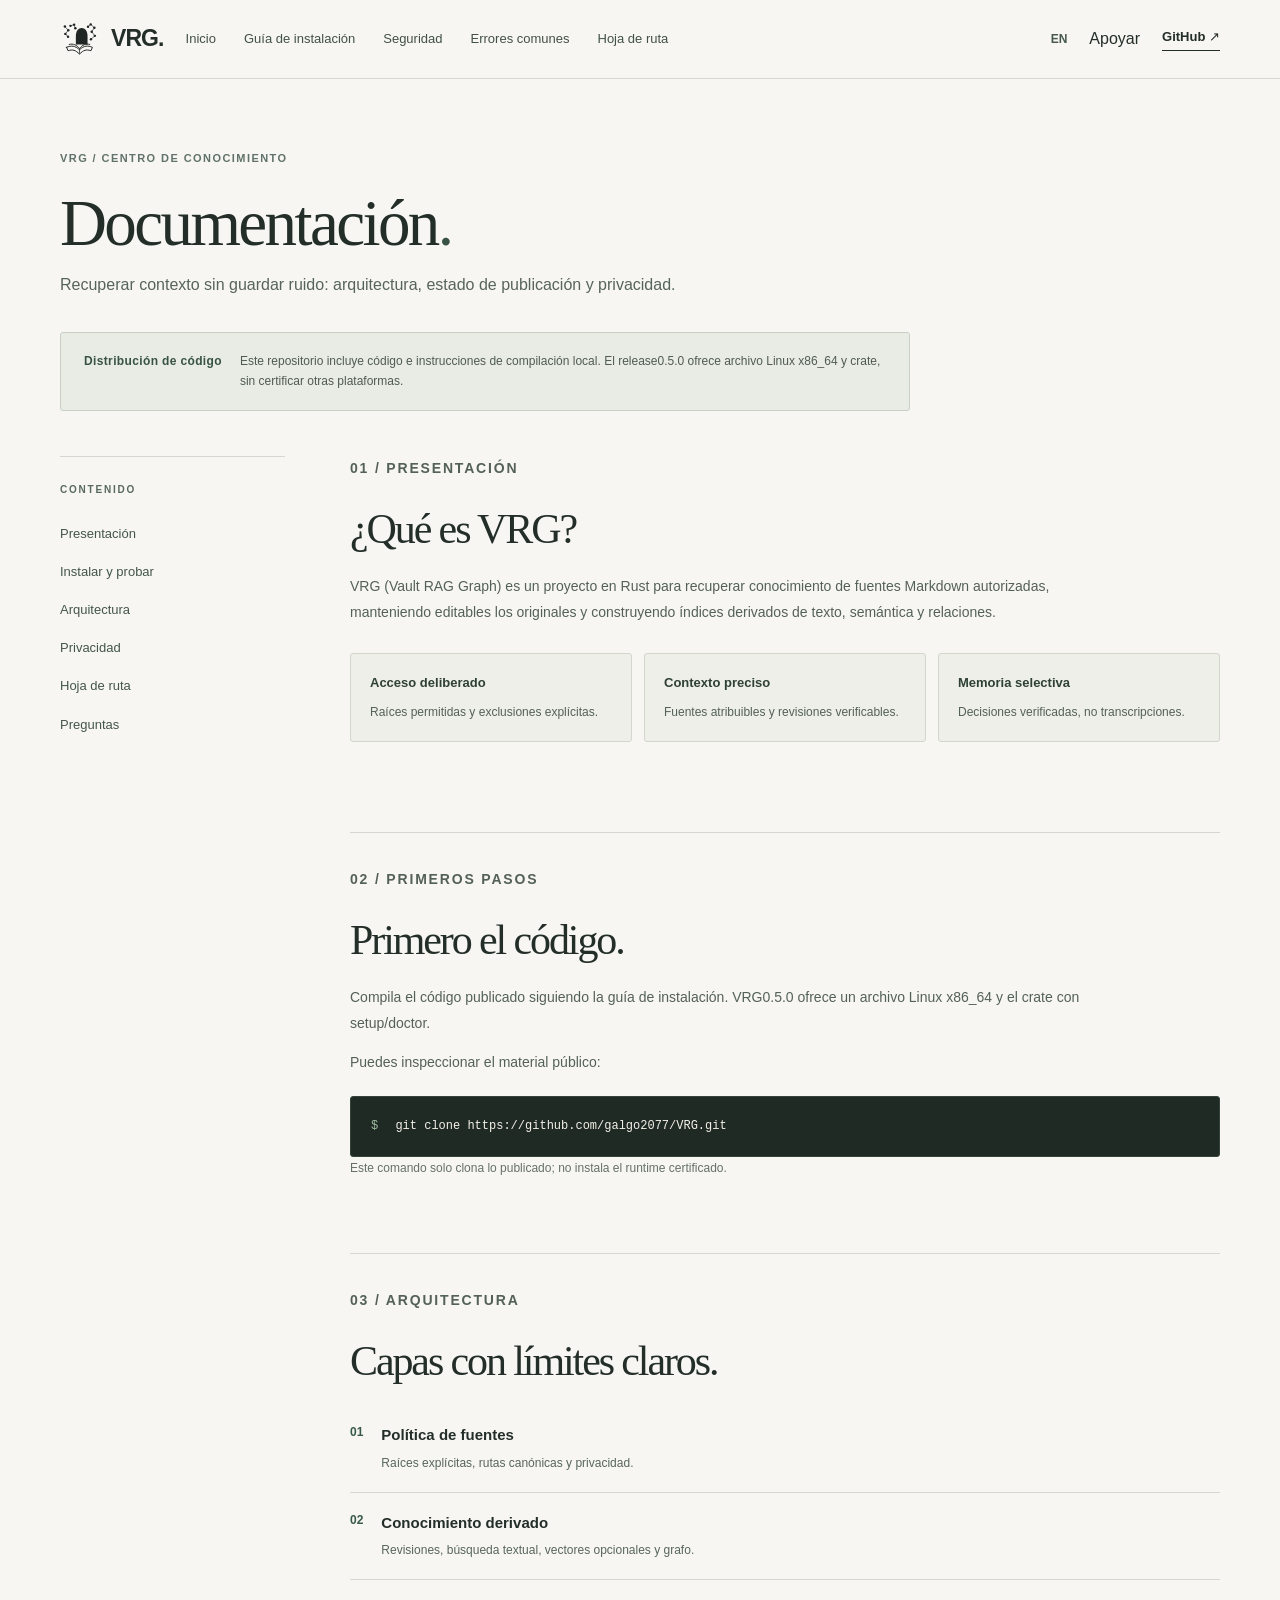
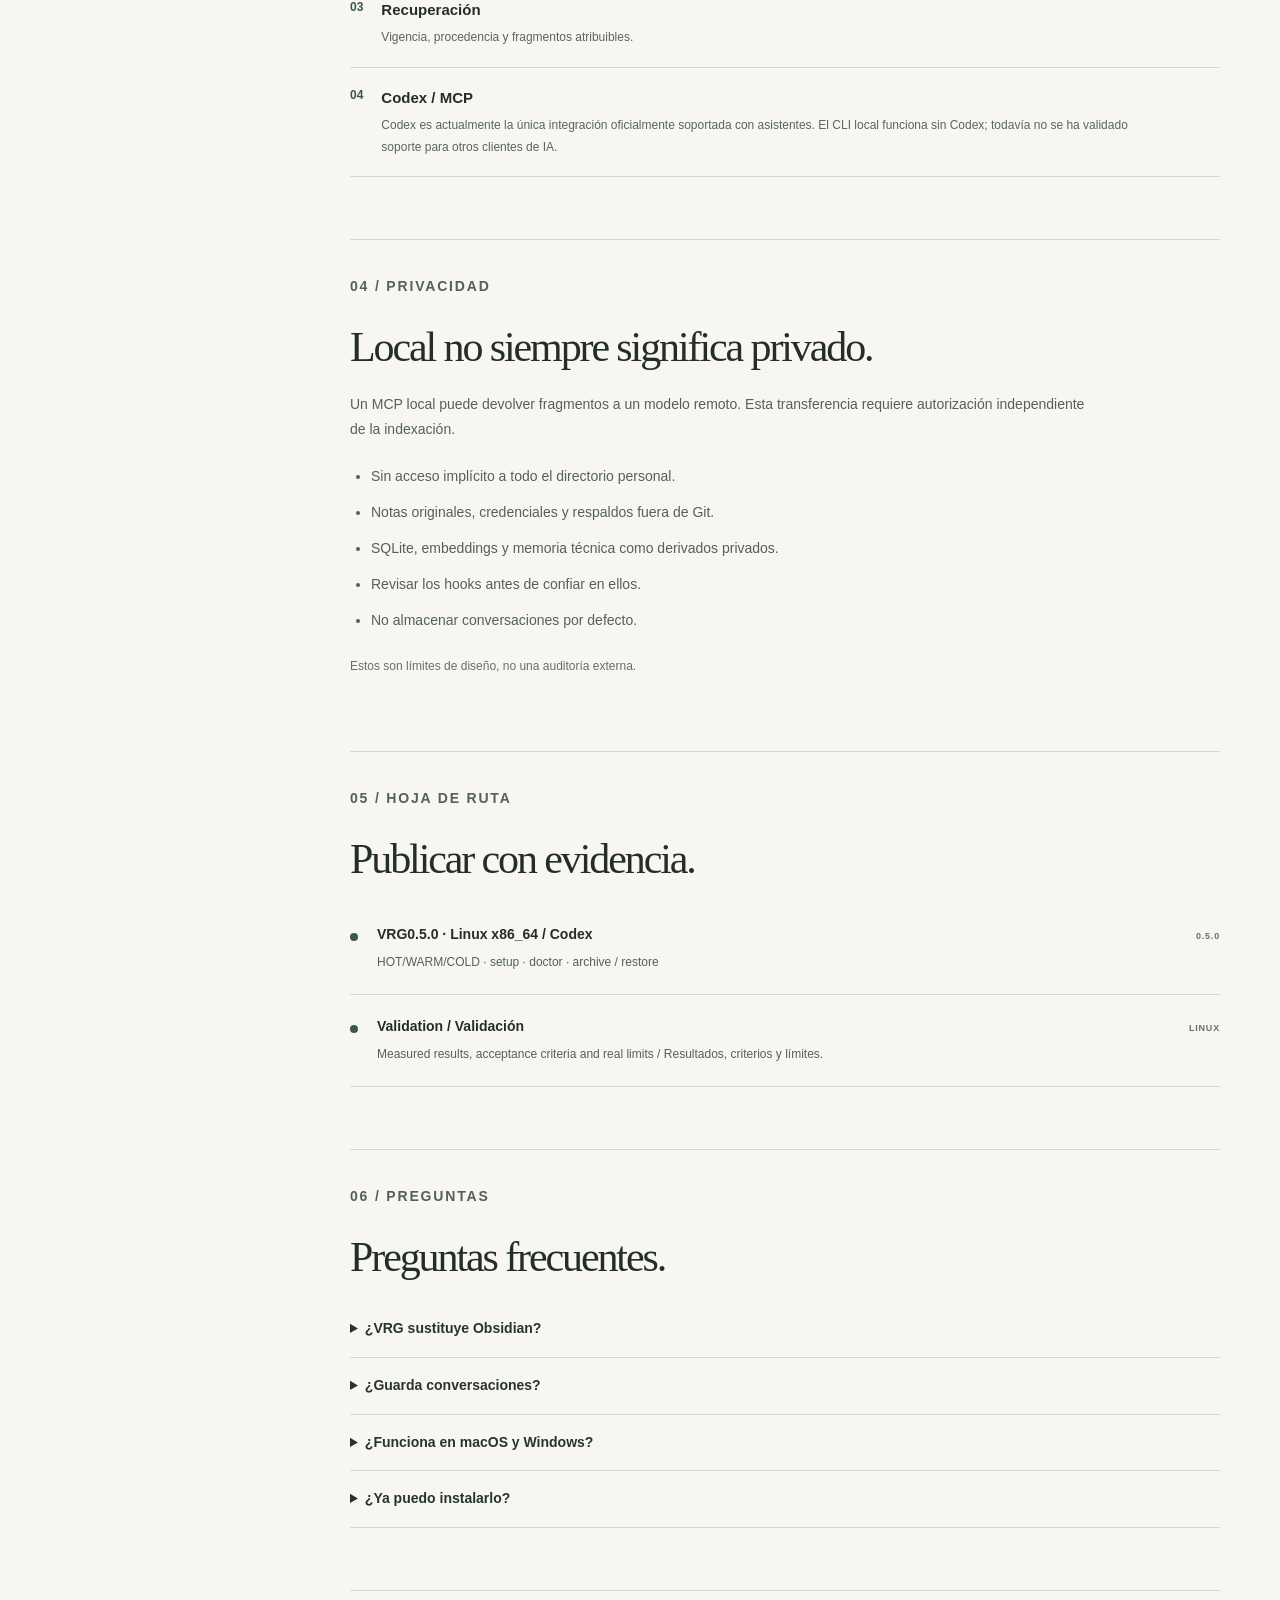
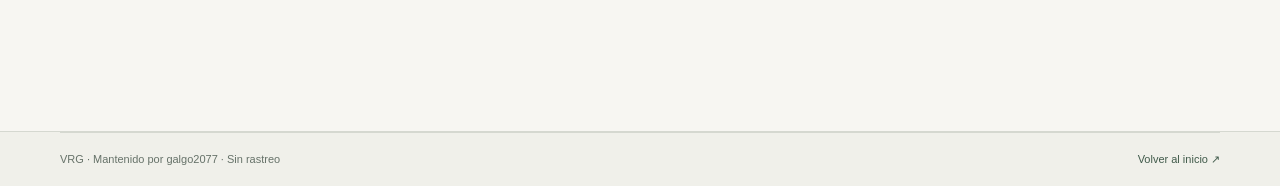
<file: docs/es/guide.html>
<!doctype html><html lang="es"><head><meta charset="utf-8"><meta name="viewport" content="width=device-width, initial-scale=1"><meta name="theme-color" content="#080c17"><meta name="description" content="Documentación de VRG: proyecto, instalación futura, seguridad y hoja de ruta."><title>Documentación — VRG</title><link rel="stylesheet" href="../site.css"><link rel="stylesheet" href="../guide.css"><link rel="icon" type="image/svg+xml" href="../assets/vrg-mark.svg"><link rel="stylesheet" href="../editorial.css"></head><body><a class="skip-link" href="#main">Saltar al contenido</a><header class="header"><div class="shell nav"><a class="brand" href="./index.html"><span class="brand-mark"><img src="../assets/vrg-mark.svg" width="39" height="39" alt=""></span><span>VRG<span class="brand-dot">.</span></span></a><nav class="nav-links"><a href="./index.html">Inicio</a><a href="./setup.html">Guía de instalación</a><a href="#security">Seguridad</a><a href="./setup.html#trouble">Errores comunes</a><a href="#roadmap">Hoja de ruta</a></nav><div class="nav-right"><a class="lang" href="../guide.html" lang="en">EN</a><a class="quiet-support" href="https://buymeacoffee.com/galgo2077?new=1" rel="noopener noreferrer">Apoyar</a><a class="nav-github" href="https://github.com/galgo2077/VRG" rel="noopener noreferrer">GitHub ↗</a></div></div></header><main id="main"><section class="shell docs-heading"><p class="kicker">VRG / CENTRO DE CONOCIMIENTO</p><h1>Documentación<span>.</span></h1><p>Recuperar contexto sin guardar ruido: arquitectura, estado de publicación y privacidad.</p><div class="docs-notice"><strong>Distribución de código</strong><span>Este repositorio incluye código e instrucciones de compilación local. El release0.5.0 ofrece archivo Linux x86_64 y crate, sin certificar otras plataformas.</span></div></section><div class="shell docs-layout"><aside class="docs-toc"><strong>CONTENIDO</strong><a href="#overview">Presentación</a><a href="./setup.html">Instalar y probar</a><a href="#architecture">Arquitectura</a><a href="#security">Privacidad</a><a href="#roadmap">Hoja de ruta</a><a href="#faq">Preguntas</a></aside><div class="docs-body"><section id="overview" class="docs-section"><p class="kicker">01 / PRESENTACIÓN</p><h2>¿Qué es VRG?</h2><p>VRG (Vault RAG Graph) es un proyecto en Rust para recuperar conocimiento de fuentes Markdown autorizadas, manteniendo editables los originales y construyendo índices derivados de texto, semántica y relaciones.</p><div class="docs-cards"><div><b>Acceso deliberado</b><span>Raíces permitidas y exclusiones explícitas.</span></div><div><b>Contexto preciso</b><span>Fuentes atribuibles y revisiones verificables.</span></div><div><b>Memoria selectiva</b><span>Decisiones verificadas, no transcripciones.</span></div></div></section><section id="start" class="docs-section"><p class="kicker">02 / PRIMEROS PASOS</p><h2>Primero el código.</h2><p>Compila el código publicado siguiendo la <a href="../PUBLIC_INSTALL.md">guía de instalación</a>. VRG0.5.0 ofrece un archivo Linux x86_64 y el crate con setup/doctor.</p><p>Puedes inspeccionar el material público:</p><div class="docs-code"><span>$</span> git clone https://github.com/galgo2077/VRG.git</div><p class="docs-small">Este comando solo clona lo publicado; no instala el runtime certificado.</p></section><section id="architecture" class="docs-section"><p class="kicker">03 / ARQUITECTURA</p><h2>Capas con límites claros.</h2><div class="docs-steps"><div><span>01</span><div><strong>Política de fuentes</strong><p>Raíces explícitas, rutas canónicas y privacidad.</p></div></div><div><span>02</span><div><strong>Conocimiento derivado</strong><p>Revisiones, búsqueda textual, vectores opcionales y grafo.</p></div></div><div><span>03</span><div><strong>Recuperación</strong><p>Vigencia, procedencia y fragmentos atribuibles.</p></div></div><div><span>04</span><div><strong>Codex / MCP</strong><p>Codex es actualmente la única integración oficialmente soportada con asistentes. El CLI local funciona sin Codex; todavía no se ha validado soporte para otros clientes de IA.</p></div></div></div></section><section id="security" class="docs-section"><p class="kicker">04 / PRIVACIDAD</p><h2>Local no siempre significa privado.</h2><p>Un MCP local puede devolver fragmentos a un modelo remoto. Esta transferencia requiere autorización independiente de la indexación.</p><ul><li>Sin acceso implícito a todo el directorio personal.</li><li>Notas originales, credenciales y respaldos fuera de Git.</li><li>SQLite, embeddings y memoria técnica como derivados privados.</li><li>Revisar los hooks antes de confiar en ellos.</li><li>No almacenar conversaciones por defecto.</li></ul><p class="docs-small">Estos son límites de diseño, no una auditoría externa.</p></section><section id="roadmap" class="docs-section"><p class="kicker">05 / HOJA DE RUTA</p><h2>Publicar con evidencia.</h2><div class="roadmap-items"><div><i></i><div><b>VRG0.5.0 · Linux x86_64 / Codex</b><p><a href="../public/ADAPTIVE_MEMORY.es.md">HOT/WARM/COLD · setup · doctor · archive / restore</a></p></div><span>0.5.0</span></div><div><i></i><div><b>Validation / Validación</b><p><a href="../public/ADAPTIVE_RELEASE_0.5.0.md">Measured results, acceptance criteria and real limits / Resultados, criterios y límites.</a></p></div><span>LINUX</span></div></div></section><section id="faq" class="docs-section"><p class="kicker">06 / PREGUNTAS</p><h2>Preguntas frecuentes.</h2><details><summary>¿VRG sustituye Obsidian?</summary><p>No. El diseño conserva los Markdown originales y construye derivados.</p></details><details><summary>¿Guarda conversaciones?</summary><p>No como memoria predeterminada; busca documentación selectiva.</p></details><details><summary>¿Funciona en macOS y Windows?</summary><p>La vista preliminar no afirma compatibilidad validada en esas plataformas.</p></details><details><summary>¿Ya puedo instalarlo?</summary><p>La versión0.5.0 ofrece binario Linux x86_64, crate, setup/doctor y memoria adaptativa opt-in; consulta la guía de instalación.</p></details></section></div></div></main><footer class="footer"><div class="shell footer-bottom"><span>VRG · Mantenido por galgo2077 · Sin rastreo</span><a href="./index.html">Volver al inicio ↗</a></div></footer></body></html>
</file>
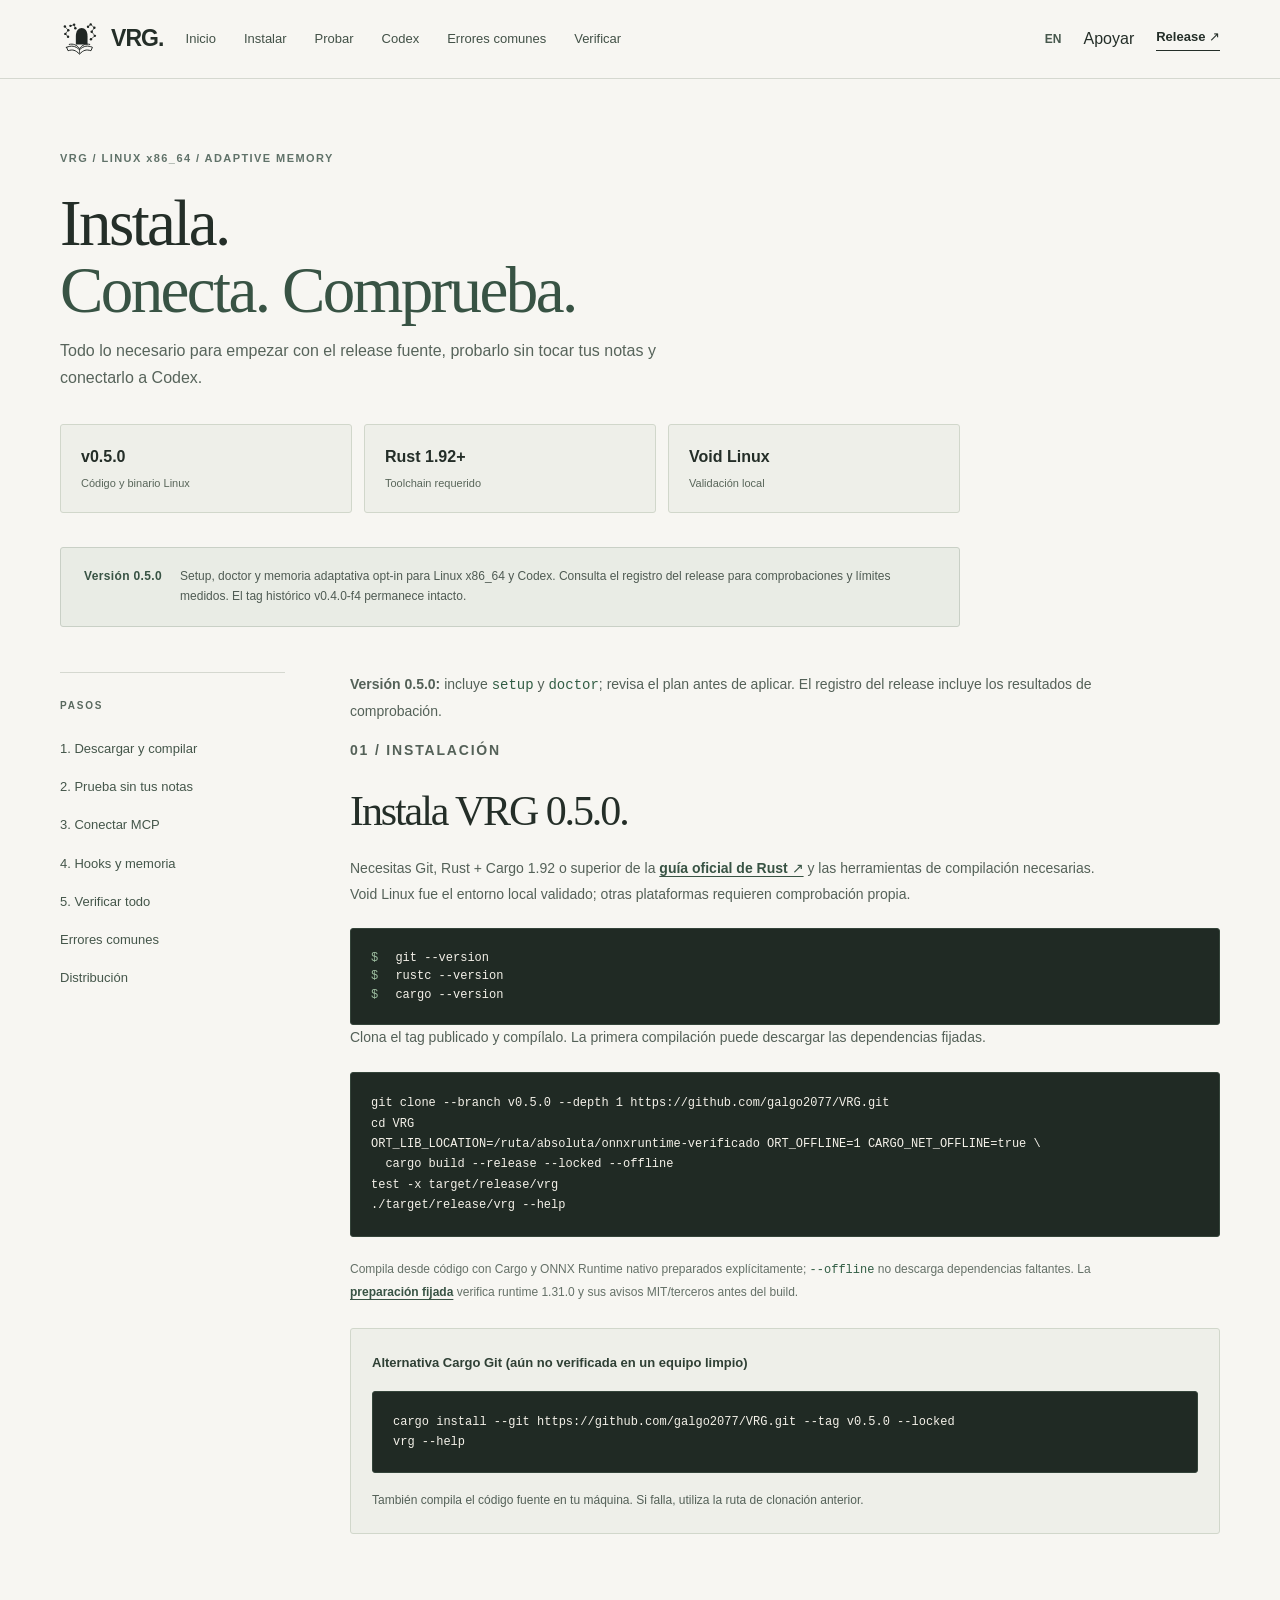
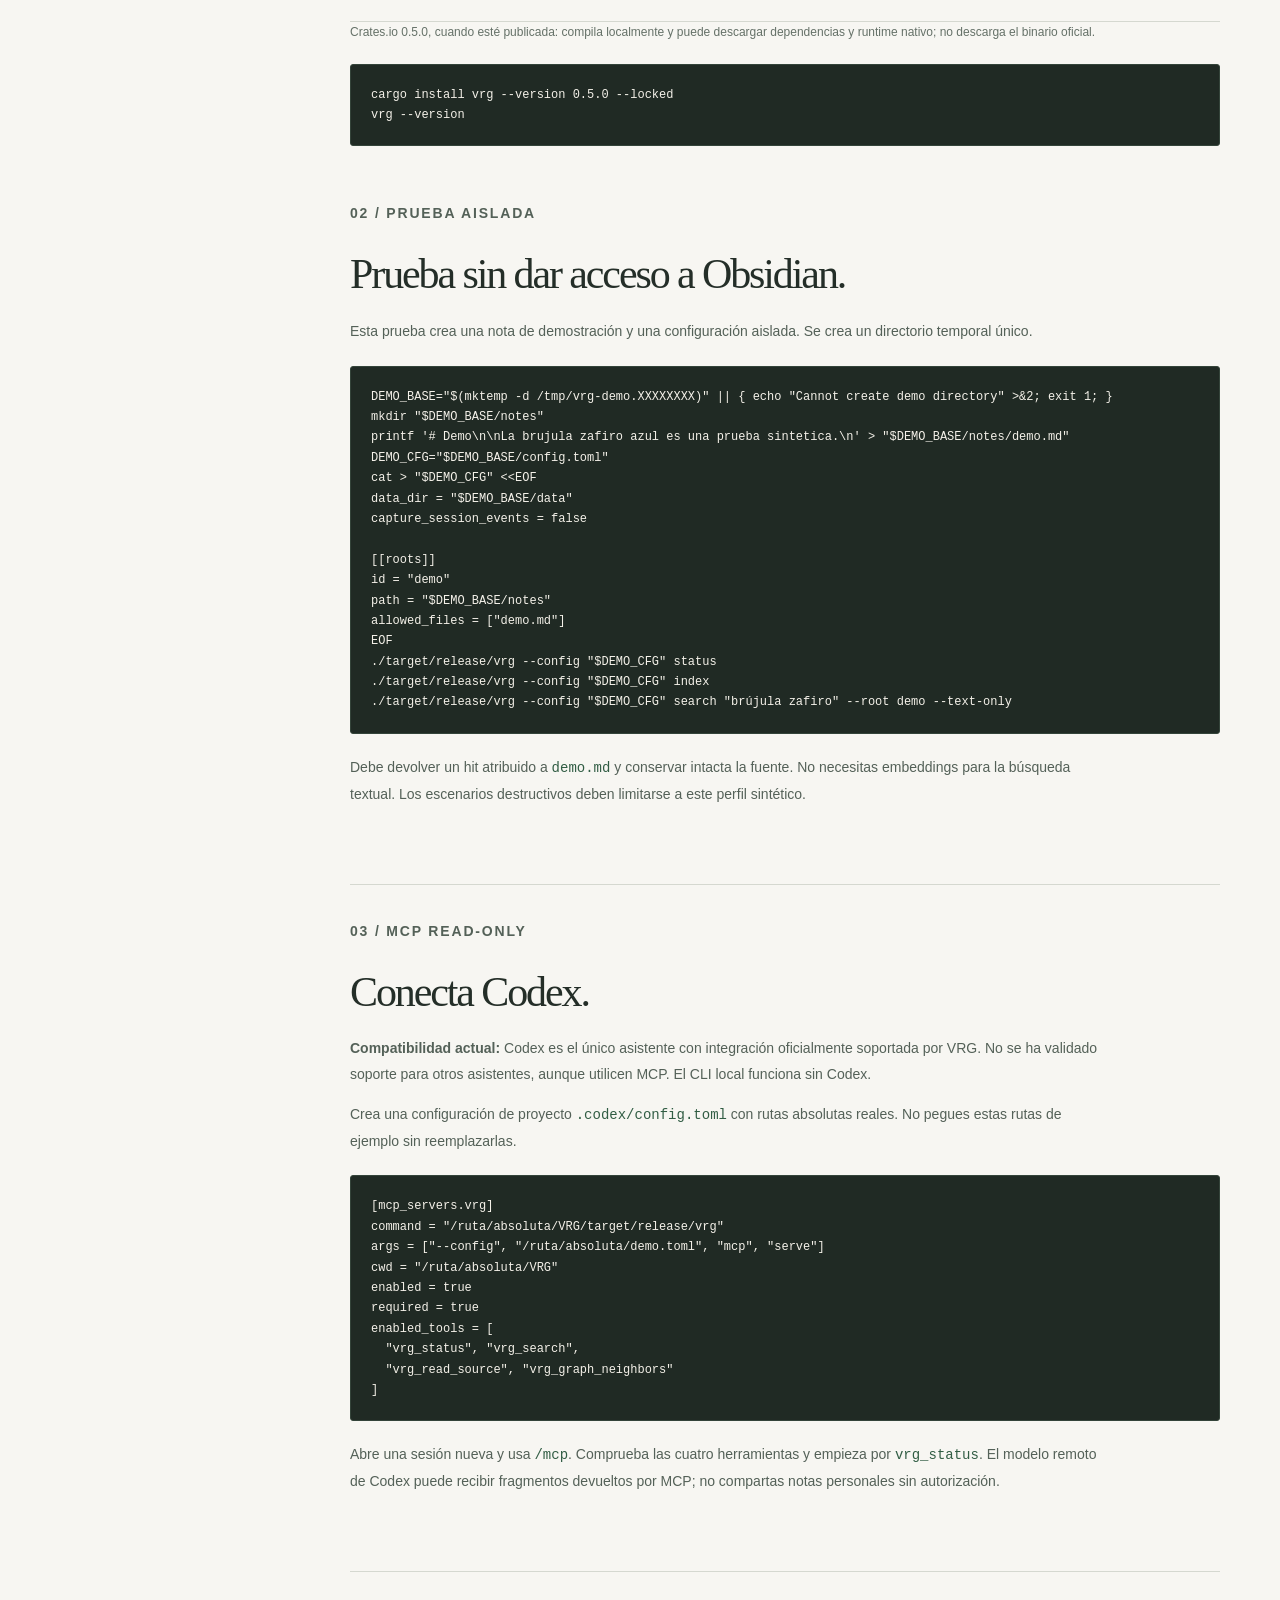
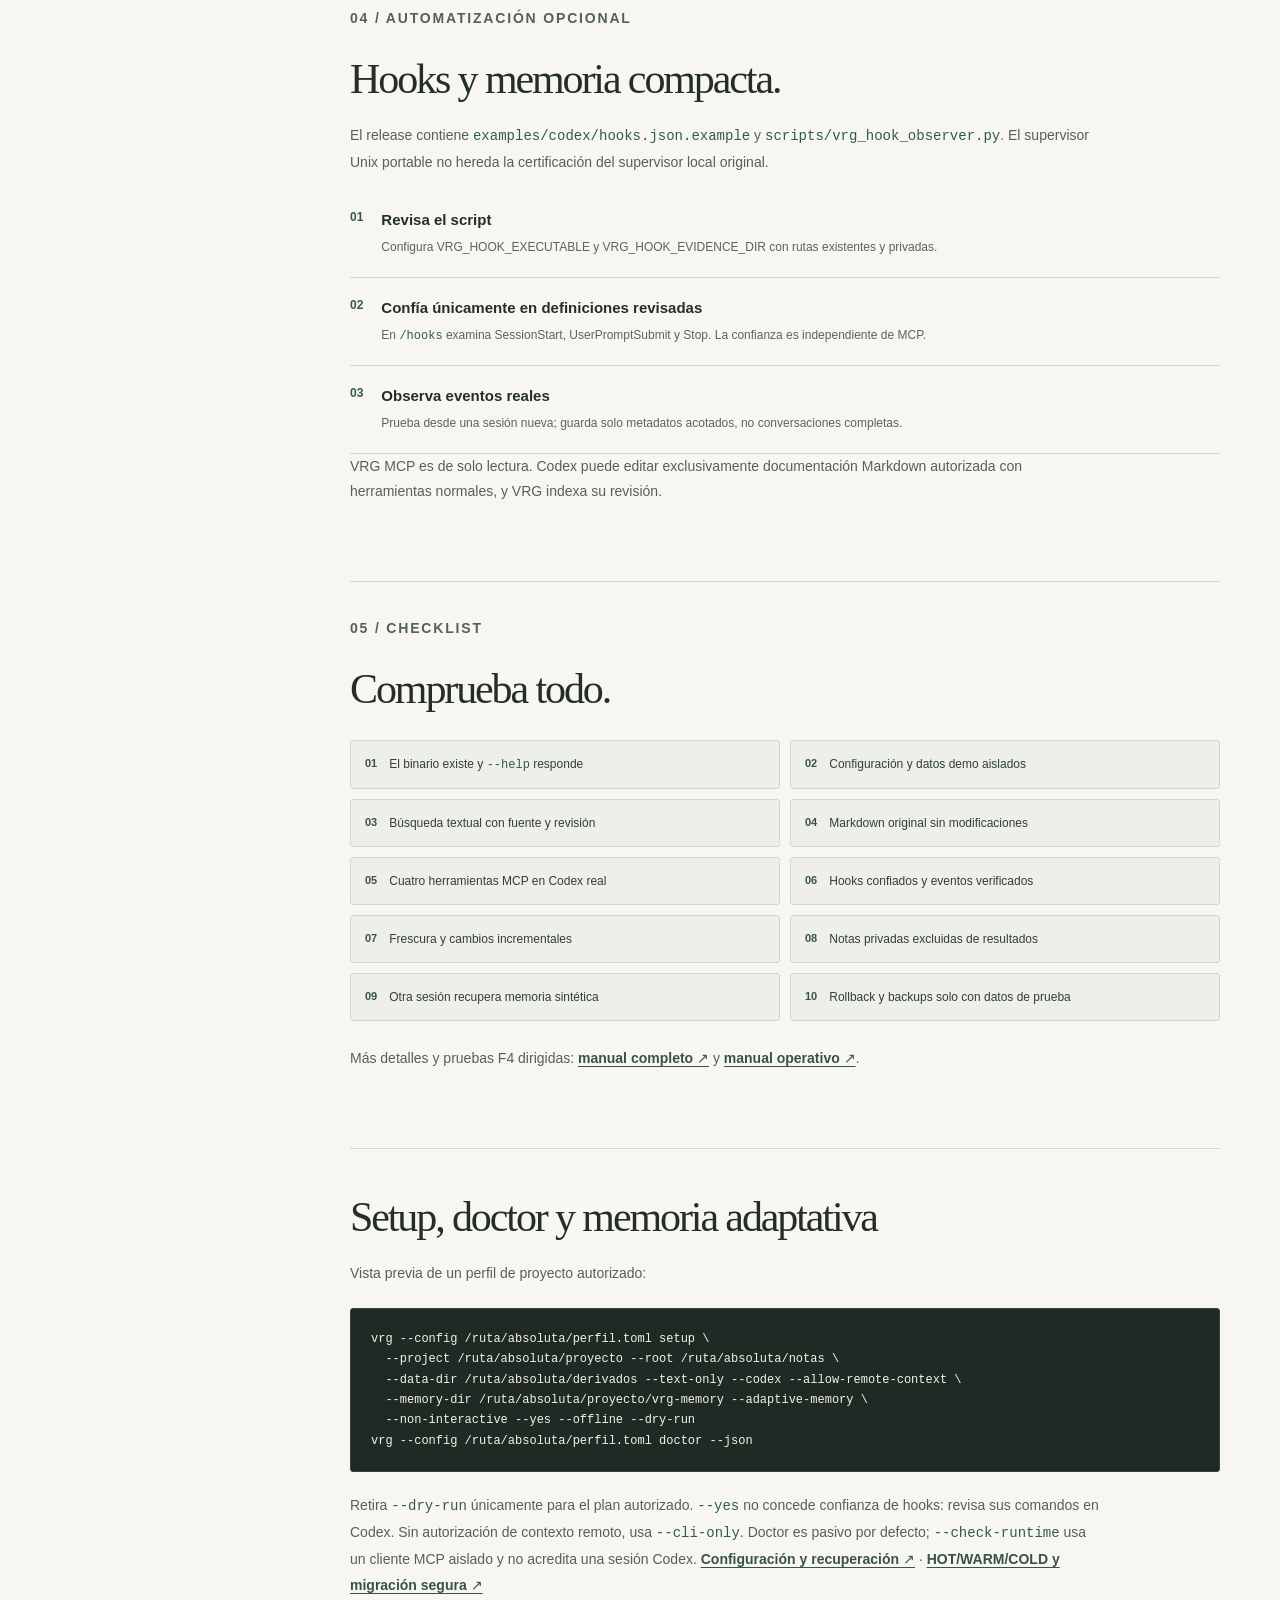
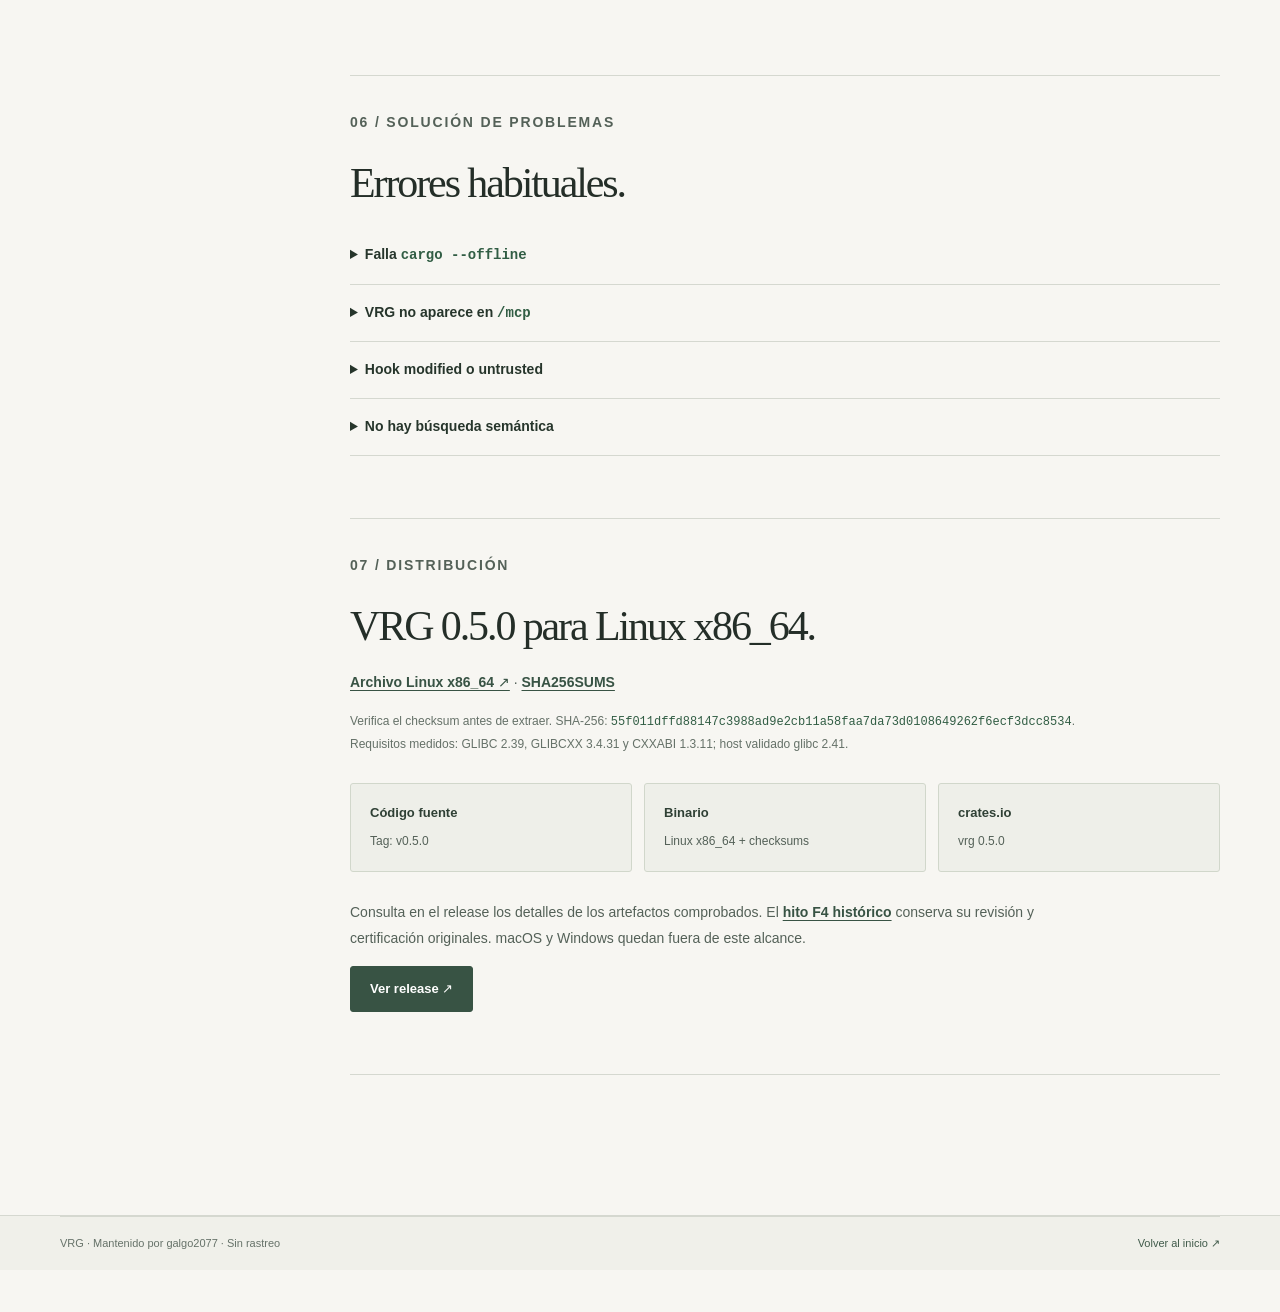
<file: docs/es/setup.html>
<!doctype html>
<html lang="es"><head><meta charset="utf-8"><meta name="viewport" content="width=device-width, initial-scale=1"><meta name="theme-color" content="#080c17"><meta name="description" content="Instala VRG desde GitHub: compila Rust, prueba un vault aislado, conecta MCP a Codex y verifica los hooks."><title>Instalación y pruebas — VRG</title><link rel="stylesheet" href="../site.css"><link rel="stylesheet" href="../guide.css"><link rel="stylesheet" href="../setup.css"><link rel="icon" type="image/svg+xml" href="../assets/vrg-mark.svg"><link rel="stylesheet" href="../editorial.css"></head><body>
<a class="skip-link" href="#main">Saltar al contenido</a>
<header class="header"><div class="shell nav"><a class="brand" href="./index.html"><span class="brand-mark"><img src="../assets/vrg-mark.svg" width="39" height="39" alt=""></span><span>VRG<span class="brand-dot">.</span></span></a><nav class="nav-links"><a href="./index.html">Inicio</a><a href="#install">Instalar</a><a href="#demo">Probar</a><a href="#codex">Codex</a><a href="#trouble">Errores comunes</a><a href="#verify">Verificar</a></nav><div class="nav-right"><a class="lang" href="../setup.html" lang="en" hreflang="en">EN</a><a class="quiet-support" href="https://buymeacoffee.com/galgo2077?new=1" rel="noopener noreferrer">Apoyar</a><a class="nav-github" href="https://github.com/galgo2077/VRG/releases/tag/v0.5.0" rel="noopener noreferrer">Release ↗</a></div></div></header>
<main id="main"><section class="shell docs-heading setup-header"><p class="kicker">VRG / LINUX x86_64 / ADAPTIVE MEMORY</p><h1>Instala.<br><span>Conecta. Comprueba.</span></h1><p>Todo lo necesario para empezar con el release fuente, probarlo sin tocar tus notas y conectarlo a Codex.</p><div class="install-channels"><div><strong>v0.5.0</strong><span>Código y binario Linux</span></div><div><strong>Rust 1.92+</strong><span>Toolchain requerido</span></div><div><strong>Void Linux</strong><span>Validación local</span></div></div><div class="docs-notice"><strong>Versión 0.5.0</strong><span>Setup, doctor y memoria adaptativa opt-in para Linux x86_64 y Codex. Consulta el registro del release para comprobaciones y límites medidos. El tag histórico v0.4.0-f4 permanece intacto.</span></div></section>
<div class="shell docs-layout"><aside class="docs-toc"><strong>PASOS</strong><a href="#install">1. Descargar y compilar</a><a href="#demo">2. Prueba sin tus notas</a><a href="#codex">3. Conectar MCP</a><a href="#hooks">4. Hooks y memoria</a><a href="#verify">5. Verificar todo</a><a href="#trouble">Errores comunes</a><a href="#release">Distribución</a></aside><div class="docs-body">
<section class="docs-section" id="install"><p><strong>Versión 0.5.0:</strong> incluye <code>setup</code> y <code>doctor</code>; revisa el plan antes de aplicar. El registro del release incluye los resultados de comprobación.</p><p class="kicker">01 / INSTALACIÓN</p><h2>Instala VRG 0.5.0.</h2><p>Necesitas Git, Rust + Cargo 1.92 o superior de la <a class="setup-link" href="https://www.rust-lang.org/tools/install" rel="noopener noreferrer">guía oficial de Rust ↗</a> y las herramientas de compilación necesarias. Void Linux fue el entorno local validado; otras plataformas requieren comprobación propia.</p>
<div class="docs-code setup-code"><span>$</span> git --version<br><span>$</span> rustc --version<br><span>$</span> cargo --version</div>
<p>Clona el tag publicado y compílalo. La primera compilación puede descargar las dependencias fijadas.</p>
<pre class="setup-terminal"><code>git clone --branch v0.5.0 --depth 1 https://github.com/galgo2077/VRG.git
cd VRG
ORT_LIB_LOCATION=/ruta/absoluta/onnxruntime-verificado ORT_OFFLINE=1 CARGO_NET_OFFLINE=true \
  cargo build --release --locked --offline
test -x target/release/vrg
./target/release/vrg --help</code></pre>
<p class="docs-small">Compila desde código con Cargo y ONNX Runtime nativo preparados explícitamente; <code>--offline</code> no descarga dependencias faltantes. La <a class="setup-link" href="https://github.com/galgo2077/VRG/blob/v0.5.0/.github/workflows/adaptive-linux-release.yml">preparación fijada</a> verifica runtime 1.31.0 y sus avisos MIT/terceros antes del build.</p><div class="setup-alt"><strong>Alternativa Cargo Git (aún no verificada en un equipo limpio)</strong><pre class="setup-terminal"><code>cargo install --git https://github.com/galgo2077/VRG.git --tag v0.5.0 --locked
vrg --help</code></pre><p>También compila el código fuente en tu máquina. Si falla, utiliza la ruta de clonación anterior.</p></div></section>
<p class="docs-small">Crates.io 0.5.0, cuando esté publicada: compila localmente y puede descargar dependencias y runtime nativo; no descarga el binario oficial.</p><pre class="setup-terminal"><code>cargo install vrg --version 0.5.0 --locked
vrg --version</code></pre><section class="docs-section" id="demo"><p class="kicker">02 / PRUEBA AISLADA</p><h2>Prueba sin dar acceso a Obsidian.</h2><p>Esta prueba crea una nota de demostración y una configuración aislada. Se crea un directorio temporal único.</p>
<pre class="setup-terminal"><code>DEMO_BASE="$(mktemp -d /tmp/vrg-demo.XXXXXXXX)" || { echo "Cannot create demo directory" &gt;&amp;2; exit 1; }
mkdir "$DEMO_BASE/notes"
printf '# Demo\n\nLa brujula zafiro azul es una prueba sintetica.\n' &gt; "$DEMO_BASE/notes/demo.md"
DEMO_CFG="$DEMO_BASE/config.toml"
cat &gt; "$DEMO_CFG" &lt;&lt;EOF
data_dir = "$DEMO_BASE/data"
capture_session_events = false

[[roots]]
id = "demo"
path = "$DEMO_BASE/notes"
allowed_files = ["demo.md"]
EOF
./target/release/vrg --config "$DEMO_CFG" status
./target/release/vrg --config "$DEMO_CFG" index
./target/release/vrg --config "$DEMO_CFG" search "brújula zafiro" --root demo --text-only</code></pre>
<p>Debe devolver un hit atribuido a <code>demo.md</code> y conservar intacta la fuente. No necesitas embeddings para la búsqueda textual. Los escenarios destructivos deben limitarse a este perfil sintético.</p></section>
<section class="docs-section" id="codex"><p class="kicker">03 / MCP READ-ONLY</p><h2>Conecta Codex.</h2><p><strong>Compatibilidad actual:</strong> Codex es el único asistente con integración oficialmente soportada por VRG. No se ha validado soporte para otros asistentes, aunque utilicen MCP. El CLI local funciona sin Codex.</p><p>Crea una configuración de proyecto <code>.codex/config.toml</code> con rutas absolutas reales. No pegues estas rutas de ejemplo sin reemplazarlas.</p>
<pre class="setup-terminal"><code>[mcp_servers.vrg]
command = "/ruta/absoluta/VRG/target/release/vrg"
args = ["--config", "/ruta/absoluta/demo.toml", "mcp", "serve"]
cwd = "/ruta/absoluta/VRG"
enabled = true
required = true
enabled_tools = [
  "vrg_status", "vrg_search",
  "vrg_read_source", "vrg_graph_neighbors"
]</code></pre>
<p>Abre una sesión nueva y usa <code>/mcp</code>. Comprueba las cuatro herramientas y empieza por <code>vrg_status</code>. El modelo remoto de Codex puede recibir fragmentos devueltos por MCP; no compartas notas personales sin autorización.</p></section>
<section class="docs-section" id="hooks"><p class="kicker">04 / AUTOMATIZACIÓN OPCIONAL</p><h2>Hooks y memoria compacta.</h2><p>El release contiene <code>examples/codex/hooks.json.example</code> y <code>scripts/vrg_hook_observer.py</code>. El supervisor Unix portable no hereda la certificación del supervisor local original.</p>
<div class="docs-steps"><div><span>01</span><div><strong>Revisa el script</strong><p>Configura VRG_HOOK_EXECUTABLE y VRG_HOOK_EVIDENCE_DIR con rutas existentes y privadas.</p></div></div><div><span>02</span><div><strong>Confía únicamente en definiciones revisadas</strong><p>En <code>/hooks</code> examina SessionStart, UserPromptSubmit y Stop. La confianza es independiente de MCP.</p></div></div><div><span>03</span><div><strong>Observa eventos reales</strong><p>Prueba desde una sesión nueva; guarda solo metadatos acotados, no conversaciones completas.</p></div></div></div><p>VRG MCP es de solo lectura. Codex puede editar exclusivamente documentación Markdown autorizada con herramientas normales, y VRG indexa su revisión.</p></section>
<section class="docs-section" id="verify"><p class="kicker">05 / CHECKLIST</p><h2>Comprueba todo.</h2><div class="setup-checks"><div><b>01</b><span>El binario existe y <code>--help</code> responde</span></div><div><b>02</b><span>Configuración y datos demo aislados</span></div><div><b>03</b><span>Búsqueda textual con fuente y revisión</span></div><div><b>04</b><span>Markdown original sin modificaciones</span></div><div><b>05</b><span>Cuatro herramientas MCP en Codex real</span></div><div><b>06</b><span>Hooks confiados y eventos verificados</span></div><div><b>07</b><span>Frescura y cambios incrementales</span></div><div><b>08</b><span>Notas privadas excluidas de resultados</span></div><div><b>09</b><span>Otra sesión recupera memoria sintética</span></div><div><b>10</b><span>Rollback y backups solo con datos de prueba</span></div></div><p>Más detalles y pruebas F4 dirigidas: <a class="setup-link" href="../public/SETUP.es.md">manual completo ↗</a> y <a class="setup-link" href="../PUBLIC_INSTALL.md">manual operativo ↗</a>.</p></section>
<section class="docs-section"><h2>Setup, doctor y memoria adaptativa</h2><p>Vista previa de un perfil de proyecto autorizado:</p><pre class="setup-terminal"><code>vrg --config /ruta/absoluta/perfil.toml setup \
  --project /ruta/absoluta/proyecto --root /ruta/absoluta/notas \
  --data-dir /ruta/absoluta/derivados --text-only --codex --allow-remote-context \
  --memory-dir /ruta/absoluta/proyecto/vrg-memory --adaptive-memory \
  --non-interactive --yes --offline --dry-run
vrg --config /ruta/absoluta/perfil.toml doctor --json</code></pre><p>Retira <code>--dry-run</code> únicamente para el plan autorizado. <code>--yes</code> no concede confianza de hooks: revisa sus comandos en Codex. Sin autorización de contexto remoto, usa <code>--cli-only</code>. Doctor es pasivo por defecto; <code>--check-runtime</code> usa un cliente MCP aislado y no acredita una sesión Codex. <a class="setup-link" href="../public/SETUP.es.md#setup-y-doctor">Configuración y recuperación ↗</a> · <a class="setup-link" href="../public/ADAPTIVE_MEMORY.es.md">HOT/WARM/COLD y migración segura ↗</a></p></section>
<section class="docs-section" id="trouble"><p class="kicker">06 / SOLUCIÓN DE PROBLEMAS</p><h2>Errores habituales.</h2><details><summary>Falla <code>cargo --offline</code></summary><p>Faltan dependencias en la caché. Obtén primero las dependencias fijadas mediante una compilación autorizada con red.</p></details><details><summary>VRG no aparece en <code>/mcp</code></summary><p>Comprueba ejecutable, configuración efectiva del proyecto y allowlist.</p></details><details><summary>Hook modified o untrusted</summary><p>Revisa en <code>/hooks</code> la definición actual; no manipules el registro de confianza.</p></details><details><summary>No hay búsqueda semántica</summary><p>Usa búsqueda textual o instala un modelo local compatible y verificado.</p></details></section>
<section class="docs-section" id="release"><p class="kicker">07 / DISTRIBUCIÓN</p><h2>VRG 0.5.0 para Linux x86_64.</h2><p><a class="setup-link" href="https://github.com/galgo2077/VRG/releases/download/v0.5.0/vrg-v0.5.0-linux-x86_64.tar.gz">Archivo Linux x86_64 ↗</a> · <a class="setup-link" href="https://github.com/galgo2077/VRG/releases/download/v0.5.0/SHA256SUMS.txt">SHA256SUMS</a></p><p class="docs-small">Verifica el checksum antes de extraer. SHA-256: <code>55f011dffd88147c3988ad9e2cb11a58faa7da73d0108649262f6ecf3dcc8534</code>. Requisitos medidos: GLIBC 2.39, GLIBCXX 3.4.31 y CXXABI 1.3.11; host validado glibc 2.41.</p><div class="docs-cards"><div><b>Código fuente</b><span>Tag: v0.5.0</span></div><div><b>Binario</b><span>Linux x86_64 + checksums</span></div><div><b>crates.io</b><span>vrg 0.5.0</span></div></div><p>Consulta en el release los detalles de los artefactos comprobados. El <a class="setup-link" href="https://github.com/galgo2077/VRG/releases/tag/v0.4.0-f4">hito F4 histórico</a> conserva su revisión y certificación originales. macOS y Windows quedan fuera de este alcance.</p><a class="button button-primary" href="https://github.com/galgo2077/VRG/releases/tag/v0.5.0" rel="noopener noreferrer">Ver release ↗</a></section></div></div></main>
<footer class="footer"><div class="shell footer-bottom"><span>VRG · Mantenido por galgo2077 · Sin rastreo</span><a href="./index.html">Volver al inicio ↗</a></div></footer></body></html>
</file>
<file: docs/editorial.css>
:root{--bg:#f7f6f2;--paper:#eee9dd;--ink:#242e28;--text:#242e28;--muted:#59645e;--line:#d5d8d0;--accent:#385344;--accent-hover:#293d33;--cyan:#385344;--surface:#fffefa;--surface-2:#f0eee7;--purple:#6e776a;--gradient:none;color-scheme:light;font-family:ui-sans-serif,-apple-system,BlinkMacSystemFont,"Segoe UI",Arial,sans-serif;font-synthesis:none}
*,*::before,*::after{box-sizing:border-box}html{scroll-behavior:smooth;scroll-padding-top:85px}body{margin:0;background:var(--bg);color:var(--ink);line-height:1.55;-webkit-font-smoothing:antialiased}a{color:inherit;text-decoration:none}a:hover{text-decoration:underline;text-underline-offset:4px}a:focus-visible,summary:focus-visible{outline:3px solid #416f59;outline-offset:4px}.wrap,.shell{width:min(1160px,calc(100% - 64px));margin-inline:auto}.sr-only{position:absolute;width:1px;height:1px;overflow:hidden;clip:rect(0,0,0,0);white-space:nowrap}.skip-link{position:absolute;top:-65px;left:16px;z-index:50;background:var(--ink);color:white;padding:12px 16px}.skip-link:focus{top:10px}
h1,h2,h3,p{margin-block-start:0}h1,h2{font-weight:500;letter-spacing:-.035em}h1,h2{font-family:Georgia,"Times New Roman",serif}h3{font-size:18px;letter-spacing:-.025em}p{line-height:1.75}code,pre{font-family:ui-monospace,SFMono-Regular,Consolas,"Liberation Mono",monospace}
.site-header,.header{border-bottom:1px solid var(--line);background:var(--bg);position:relative;z-index:10}.header-inner,.nav{height:78px;display:flex;align-items:center;justify-content:space-between;gap:22px}.site-logo,.brand{display:flex;align-items:center;gap:12px;font-size:23px;font-weight:700;letter-spacing:-.04em;white-space:nowrap}.site-logo img,.footer-brand img{display:block;flex:none}.site-logo span{line-height:1}.site-logo small{display:block;font-size:8px;letter-spacing:.17em;font-weight:650;margin-top:6px;color:var(--muted)}.site-logo:hover{text-decoration:none}.main-nav,.nav-links{display:flex;gap:28px;align-items:center;flex-wrap:wrap}.main-nav a,.nav-links a{font-size:13px;color:#39443d}.main-nav a:hover,.nav-links a:hover{color:#172e22}.header-actions,.nav-right{display:flex;align-items:center;gap:22px;margin-left:auto}.lang-switch,.lang{font-size:12px;font-weight:650;color:#47584d}.quiet-link,.nav-github{font-size:13px;border-bottom:1px solid var(--ink);padding-bottom:3px;font-weight:650}.nav-github{border:0;border-bottom:1px solid var(--ink);border-radius:0;background:none;padding:0 0 3px;color:var(--ink)}.brand-mark{height:39px;width:39px;display:inline-flex;border:none;background:transparent;box-shadow:none;border-radius:0;align-items:center;justify-content:center;padding:0}.brand-mark img{height:39px;width:39px;display:block}.brand-dot{color:var(--ink)}
.banner-section{padding-top:30px}.brand-banner{display:block;width:100%;height:auto;border:1px solid #d2d0c8;aspect-ratio:1440/420;object-fit:cover}
.introduction{display:grid;grid-template-columns:1.12fr .88fr;gap:70px;padding-block:68px 84px;border-bottom:1px solid var(--line)}.eyeline,.section-index,.kicker{display:block;font-family:ui-sans-serif,-apple-system,BlinkMacSystemFont,"Segoe UI",sans-serif;font-size:11px;color:#607269;font-weight:700;letter-spacing:.13em;margin-bottom:22px}.introduction h1{font-size:clamp(42px,5vw,68px);line-height:1.1;margin:0;max-width:630px}.intro-side{padding-top:31px}.intro-side>p:first-child{font-size:17px;color:#424f46;line-height:1.8;margin-bottom:27px}.cta-row{display:flex;align-items:center;gap:22px;flex-wrap:wrap}.primary-link,.button-primary{display:inline-flex;align-items:center;gap:25px;padding:12px 19px;border:1px solid var(--accent);background:var(--accent);color:white;font-size:13px;font-weight:650;border-radius:3px;min-height:44px}.primary-link:hover,.button-primary:hover{background:var(--accent-hover);color:#fff;text-decoration:none}.secondary-link{font-size:13px;font-weight:650;text-decoration:underline;text-underline-offset:4px}.small-note{color:#6f7971;font-size:12px!important;line-height:1.65;margin-top:22px}
.content-section{padding-block:96px}.section-top{margin-bottom:36px}.section-top h2{font-size:clamp(34px,4vw,49px);line-height:1.2;margin:0 0 14px}.section-top p{max-width:620px;color:var(--muted);margin:0}.three-col{display:grid;grid-template-columns:repeat(3,1fr);border-top:1px solid var(--line);border-bottom:1px solid var(--line)}.three-col article{padding:28px 28px 25px 0}.three-col article+article{padding-left:28px;border-left:1px solid var(--line)}.three-col h3{font-size:19px;font-weight:650;margin-bottom:12px}.three-col p{color:#56635a;font-size:14px;margin-bottom:0;line-height:1.8}
.wide-panel{background:#eaece5;border-block:1px solid var(--line)}.install-layout{padding-block:90px;display:grid;grid-template-columns:1fr 1fr;gap:75px;align-items:center}.install-layout h2,.about-section h2{font-size:clamp(33px,4vw,48px);line-height:1.17;margin-bottom:20px}.install-layout p,.about-section p{max-width:515px;color:#556158;font-size:15px}.install-layout .small-note{margin-top:18px}.plain-links{display:flex;flex-direction:column;align-items:flex-start;gap:14px;margin-top:27px}.plain-links a,.section-end a{color:var(--accent);font-size:13px;font-weight:650;text-decoration:underline;text-underline-offset:5px}
.code-area{background:#1f2924;color:#edf0ec;border-radius:3px;box-shadow:none;border:1px solid #22302a}.code-head{display:flex;justify-content:space-between;gap:12px;padding:17px 22px;border-bottom:1px solid #46544a;color:#bfccc0;font-size:10px;letter-spacing:.12em}.code-area pre{margin:0;padding:35px 25px 42px;line-height:2.25;font-size:14px;overflow:auto}.code-area code{color:#ecf0e9}.code-foot{padding:17px 22px;border-top:1px solid #46544a;color:#c7d1c7;font-size:12px}
.faq-list{border-top:1px solid var(--line)}.faq-list details{border-bottom:1px solid var(--line)}.faq-list summary{cursor:pointer;padding:21px 10px 21px 0;display:flex;align-items:center;gap:22px;list-style:none;color:#273b30}.faq-list summary::-webkit-details-marker{display:none}.faq-list summary:after{content:"+";font-size:21px;line-height:1;margin-left:auto;font-weight:300}.faq-list details[open] summary:after{content:"−"}.faq-list summary span{font-size:11px;letter-spacing:.07em;color:#7a857c;min-width:27px}.faq-list summary strong{font-size:15px;font-weight:650}.faq-list p{max-width:780px;margin:0 0 23px 50px;color:#546158;font-size:14px;line-height:1.8}.faq-list code{font-size:.95em}.section-end{margin:28px 0 0}
.about-section{display:grid;grid-template-columns:1fr .75fr;gap:85px;padding-block:80px 100px;border-top:1px solid var(--line)}.about-section h2{max-width:470px}.about-section p a{color:var(--accent);text-decoration:underline;text-underline-offset:3px}.support-box{border:1px solid #cdd3c7;padding:29px 33px;align-self:center;background:#f9f8f4}.support-box h3{margin:0 0 9px;font-size:19px}.support-box p{font-size:14px;margin:0 0 24px}.support-link{display:inline-flex;color:var(--accent);font-weight:650;font-size:14px;border-bottom:1px solid currentColor;padding-bottom:4px}.support-link:hover{text-decoration:none}
.site-footer,.footer{border-top:1px solid var(--line);background:#f0f0ea}.footer-inner{display:flex;justify-content:space-between;align-items:center;gap:35px;padding-block:42px}.footer-brand{display:flex;gap:12px;align-items:center}.footer-brand strong{display:block;font-size:22px}.footer-brand span{display:block;font-size:11px;color:#657066}.footer-nav{display:flex;gap:24px;flex-wrap:wrap}.footer-nav a{font-size:13px;color:#45564b}.footer-bottom{display:flex;justify-content:space-between;gap:20px;border-top:1px solid var(--line);padding-block:18px;color:#6e796f;font-size:11px}
@media(max-width:900px){.main-nav,.nav-links{gap:15px}.introduction,.install-layout{gap:36px}.site-header .header-inner,.nav{gap:10px}.about-section{gap:45px}}
@media(max-width:720px){.wrap,.shell{width:calc(100% - 36px)}.header-inner,.nav{height:auto;min-height:66px;flex-wrap:wrap;padding-block:12px}.main-nav,.nav-links{order:3;width:100%;padding-top:10px;border-top:1px solid var(--line);justify-content:space-between;gap:10px}.main-nav a,.nav-links a{font-size:12px}.header-actions,.nav-right{gap:14px}.banner-section{padding-top:16px}.introduction,.install-layout,.about-section{grid-template-columns:1fr;gap:20px;padding-block:48px}.intro-side{padding-top:0}.introduction h1{font-size:42px}.content-section{padding-block:65px}.three-col{grid-template-columns:1fr}.three-col article,.three-col article+article{padding:22px 0;border:0;border-bottom:1px solid var(--line)}.three-col article:last-child{border-bottom:0}.install-layout{gap:34px}.footer-inner{flex-direction:column;align-items:flex-start}.footer-nav{gap:18px}.footer-bottom{flex-direction:column;gap:8px}.faq-list summary{gap:10px}.faq-list summary strong{font-size:14px}.faq-list p{margin-left:36px}.support-box{padding:22px}}
@media(prefers-reduced-motion:reduce){html{scroll-behavior:auto}}
/* Documentation and setup pages: remove the previous neon/dark theme while preserving their layouts. */
.header .brand img{display:block}.header .nav,.nav{justify-content:flex-start}.nav-right{margin-left:auto}.nav-links{flex-wrap:nowrap}.nav-links a{color:#425147}.docs-heading{padding-top:70px;padding-bottom:45px}.docs-heading h1{font-family:Georgia,"Times New Roman",serif;color:var(--ink);font-size:clamp(44px,6vw,65px);font-weight:500;letter-spacing:-.04em}.docs-heading h1 span,.setup-header h1 span{color:var(--accent);background:none;-webkit-text-fill-color:var(--accent)}.docs-heading>p:not(.kicker){color:#57645b;font-size:16px}.docs-notice{background:#e9ece5;border:1px solid #c9d0c6;border-radius:3px;padding:19px 23px}.docs-notice strong{color:var(--accent)}.docs-notice span{color:#4f5b53}.docs-toc{border-top:1px solid var(--line)}.docs-toc strong{color:#59695e}.docs-toc a{color:#44564a}.docs-body .docs-section{border-bottom:1px solid var(--line)}.docs-section h2{font-family:Georgia,"Times New Roman",serif;font-weight:500;color:var(--ink);font-size:clamp(29px,3.5vw,42px)}.docs-section p,.docs-section li{color:#546158}.docs-small{color:#657168!important}.docs-cards>div,.setup-alt,.setup-checks>div{background:#eeefe9;border:1px solid #d1d7cb;border-radius:3px}.docs-cards b,.setup-alt strong,.setup-checks span{color:#2f4035}.docs-cards span{color:#546158}.docs-code,.setup-terminal{background:#202a24;color:#f4f1e9;border:1px solid #34443a;border-radius:3px}.docs-code span{color:#9bbb9e}.setup-terminal code{color:inherit}.docs-steps>div,.roadmap-items>div{border-bottom:1px solid var(--line)}.docs-steps>div>span,.roadmap-items i{color:#39594b;background:#39594b}.docs-steps>div>span{background:none}.docs-steps p{color:#58665b}.roadmap-items span{color:#677368}.docs-section details{border-bottom:1px solid var(--line)}.docs-section summary{color:#26352b}.setup-alt .setup-terminal{background:#202a24}.install-channels>div{background:#eeefe9;border:1px solid #d1d7cb;border-radius:3px}.install-channels strong{color:var(--ink)}.install-channels span{color:#59665a}.setup-checks b{color:var(--accent)}.docs-section code:not(.setup-terminal code){color:#315d44}.setup-link,.text-link{color:var(--accent)}.brand,.footer .brand{color:var(--ink)}.footer .footer-top{padding-top:40px;padding-bottom:30px}.footer-top p,.footer-links a{color:#536259}.footer .footer-bottom{color:#667269}.footer-bottom a{color:#415b4b}
</file>
<file: docs/site.css>
:root{color-scheme:dark;--bg:#080c17;--surface:#101624;--surface-2:#151d2e;--line:rgba(175,190,222,.13);--text:#eef1fb;--muted:#98a6bf;--cyan:#7be4e0;--purple:#b2a1ff;--gradient:linear-gradient(115deg,#72e4e1,#c2a9ff);font-family:Inter,ui-sans-serif,-apple-system,BlinkMacSystemFont,"Segoe UI",sans-serif;font-synthesis:none}
*{box-sizing:border-box}html{scroll-behavior:smooth}body{margin:0;background:var(--bg);color:var(--text);line-height:1.55;overflow-x:hidden}a{color:inherit;text-decoration:none}button,a{outline-offset:4px}a:focus-visible{outline:2px solid var(--cyan)}::selection{background:#9e9efa;color:#080c17}.shell{width:min(1180px,calc(100% - 52px));margin-inline:auto}.skip-link{position:absolute;top:-60px;left:16px;z-index:15;padding:10px 16px;background:#fff;color:#000}.skip-link:focus{top:12px}.ambient{position:absolute;pointer-events:none;border-radius:50%;filter:blur(115px);opacity:.24;z-index:-1}.ambient-one{width:560px;height:560px;top:70px;right:-230px;background:#5a47b8}.ambient-two{width:380px;height:380px;top:600px;left:-220px;background:#176871}.header{position:relative;z-index:4;border-bottom:1px solid var(--line);background:rgba(8,12,23,.8)}.nav{height:84px;display:flex;align-items:center;gap:60px}.brand{display:inline-flex;align-items:center;gap:11px;font-weight:850;font-size:23px;letter-spacing:-.06em;white-space:nowrap}.brand-mark{display:grid;place-items:center;position:relative;width:37px;height:37px;border:1px solid #7478bd;border-radius:12px;background:linear-gradient(145deg,#212e52,#101625);font-size:21px;letter-spacing:-.1em;box-shadow:inset 0 0 25px #b5a0ff1c}.brand-mark span{position:absolute;font-size:7px;top:7px;right:7px;color:var(--cyan)}.brand-dot{color:var(--cyan)}.nav-links{display:flex;align-items:center;gap:34px;font-size:13px;color:#b6c1d5}.nav-links a:hover,.footer-links a:hover,.lang:hover{color:var(--cyan)}.nav-right{margin-left:auto;display:flex;gap:22px;align-items:center}.lang{font-size:12px;font-weight:800;color:#b6c1d5}.nav-github{border:1px solid #495370;border-radius:9px;padding:10px 16px;font-size:12px;font-weight:750}.nav-github:hover{background:#1d263a}.hero{min-height:680px;display:grid;grid-template-columns:1fr .91fr;align-items:center;gap:50px;padding-top:66px;padding-bottom:74px}.hero-copy{max-width:605px}.eyebrow,.kicker,.aside-label{color:var(--cyan);font-size:11px;font-weight:850;letter-spacing:.17em}.eyebrow{display:flex;gap:12px;align-items:center;flex-wrap:wrap}.eyebrow-dash{color:#4c5877}.pulse,.online-dot{display:inline-block;width:7px;height:7px;border-radius:50%;background:var(--cyan);box-shadow:0 0 15px #7be4e080}.hero h1{font-weight:840;font-size:clamp(56px,6.7vw,98px);letter-spacing:-.085em;line-height:1.02;margin:26px 0}.hero h1 em{font-style:normal;background:var(--gradient);-webkit-background-clip:text;background-clip:text;color:transparent}.lead{font-size:17px;color:#aebbd2;max-width:520px;line-height:1.8}.hero-actions{display:flex;gap:12px;flex-wrap:wrap;margin-top:36px}.button{display:inline-flex;align-items:center;justify-content:center;gap:24px;border-radius:10px;padding:15px 21px;min-height:50px;font-size:13px;font-weight:800;transition:transform .2s,background .2s,border-color .2s}.button:hover{transform:translateY(-2px)}.button-primary{color:#09101a;background:var(--gradient)}.button-secondary{border:1px solid #3d4863;background:#121a29;color:#e3eaf8}.button-secondary:hover{background:#1a263b}.release-note{margin:23px 0 0;color:#8292ae;font-size:12px;line-height:1.7}.note-star{color:var(--cyan);margin-right:6px}.hero-visual{height:478px;position:relative;border-radius:22px;border:1px solid #29334c;background:radial-gradient(ellipse at 50% 42%,#202846 0%,#101726 38%,#0c111e 78%);overflow:hidden;box-shadow:0 25px 100px rgba(0,0,0,.26)}.hero-visual:before{content:"";position:absolute;inset:0;background-image:linear-gradient(#ffffff08 1px,transparent 1px),linear-gradient(90deg,#ffffff08 1px,transparent 1px);background-size:33px 33px;mask-image:linear-gradient(black,transparent 98%)}.visual-stars{position:absolute;inset:0;background-image:radial-gradient(#bdc5efaa 1px,transparent 1px);background-size:83px 71px;opacity:.22}.visual-label,.visual-bottom{position:absolute;left:24px;right:24px;display:flex;align-items:center;justify-content:space-between;color:#8694b0;font-size:9px;letter-spacing:.11em;font-weight:800;z-index:2}.visual-label{top:24px}.visual-label span{color:#52617e}.visual-bottom{bottom:24px;justify-content:flex-start;gap:9px}.visual-bottom .online-dot{margin-left:auto}.visual-center{position:absolute;inset:38px 0 32px}.halo{position:absolute;border:1px solid #797dbc2c;border-radius:50%;top:50%;left:50%;transform:translate(-50%,-50%)}.halo-one{width:185px;height:185px;border-color:#aab0ff42}.halo-two{width:310px;height:310px}.halo-three{width:445px;height:445px;border-style:dashed;opacity:.5}.core-node{position:absolute;top:50%;left:50%;transform:translate(-50%,-50%);display:flex;flex-direction:column;align-items:center;justify-content:center;width:130px;height:130px;border-radius:28px;border:1px solid #93a5e0;background:linear-gradient(145deg,#344168,#181f38);box-shadow:0 0 0 10px #9099fd09,0 12px 50px #917aff45}.node-glyph{font-size:78px;font-weight:900;line-height:1;letter-spacing:-.14em;background:var(--gradient);color:transparent;background-clip:text;-webkit-background-clip:text;padding-right:.18em}.node-tag{font-size:9px;color:#b9c8e8;letter-spacing:.3em}.satellite{position:absolute;display:flex;align-items:center;gap:9px;background:#182136dd;border:1px solid #3c4c6c;border-radius:10px;padding:10px 13px;font-size:10px;font-weight:750;color:#cdd8f0;box-shadow:0 12px 30px #0004}.satellite-icon{display:grid;place-items:center;width:25px;height:25px;border-radius:7px;background:#7be4e014;color:var(--cyan);font-size:18px}.satellite-left{top:46%;left:5%}.satellite-right{top:48%;right:4%}.satellite-top{top:8%;left:43%}.satellite-bottom{bottom:6%;left:43%}.stats-strip{border-top:1px solid var(--line);border-bottom:1px solid var(--line);background:#0c111e}.strip-inner{min-height:77px;display:flex;align-items:center;justify-content:space-between;gap:20px;color:#7788a7;letter-spacing:.18em;font-size:11px;font-weight:900}.strip-separator{color:#60719a}.section{padding-top:127px;padding-bottom:135px}.section-head{max-width:740px;margin-bottom:50px}.section-head h2,.principle-layout h2,.cta-inner h2{font-size:clamp(40px,5vw,65px);letter-spacing:-.07em;line-height:1.14;margin:13px 0 18px}.section-head h2 span,.principle-layout h2 span{color:#8c9ab6}.section-head>p:not(.kicker){max-width:580px;color:var(--muted);font-size:16px;line-height:1.75}.feature-grid{display:grid;grid-template-columns:repeat(3,1fr);gap:16px}.feature-card{position:relative;min-height:345px;border:1px solid var(--line);border-radius:18px;padding:28px;background:linear-gradient(160deg,#151d2f,#0e1421)}.feature-card.featured{background:linear-gradient(150deg,#1e2b40,#11202d 76%);border-color:#42636f}.card-index{font-size:10px;letter-spacing:.17em;color:#8294b5;font-weight:800}.feature-symbol{margin-top:32px;font-size:50px;color:var(--cyan);line-height:1}.feature-card h3{font-size:24px;letter-spacing:-.04em;margin:19px 0 8px}.feature-card p{font-size:13px;line-height:1.75;color:#a0afc8;max-width:330px}.mini-tag{display:inline-block;margin-top:13px;font-size:9px;letter-spacing:.15em;font-weight:850;color:#92b3c6}.architecture-section{background:linear-gradient(180deg,#101625,#0e1421);border-block:1px solid var(--line)}.section-head.compact{margin-bottom:42px}.architecture-layout{display:grid;grid-template-columns:1.12fr .88fr;gap:70px;align-items:center}.architecture-flow{border:1px solid #2c3852;background:#0b111e;border-radius:18px;padding:22px}.flow-stage{display:flex;align-items:center;gap:17px;background:#141e2e;border:1px solid #2a3850;border-radius:11px;min-height:83px;padding:15px 19px}.flow-number{color:var(--cyan);font-size:11px;font-weight:900}.flow-stage>div{flex:1}.flow-stage strong,.flow-stage small{display:block}.flow-stage strong{font-size:15px}.flow-stage small{margin-top:5px;color:#8695b1;font-size:11px}.flow-mark{font-size:21px;color:var(--purple)}.flow-line{height:20px;width:1px;margin-left:45px;background:#50607a}.architecture-aside{max-width:440px}.architecture-aside h3{font-size:32px;line-height:1.17;letter-spacing:-.05em;margin:14px 0}.architecture-aside>p:not(.aside-label){color:#9cacc7;font-size:15px;line-height:1.8}.text-link{font-size:12px;font-weight:800;color:var(--cyan)}.terminal-preview{margin-top:30px;border:1px solid #344159;border-radius:12px;padding:17px 20px 22px;background:#080e18;display:flex;flex-direction:column;gap:11px}.terminal-dots{display:flex;gap:6px;margin-bottom:7px}.terminal-dots i{width:7px;height:7px;border-radius:50%;background:#415473}.terminal-dots i:first-child{background:#f17e90}.terminal-dots i:nth-child(2){background:#d7bc69}.terminal-dots i:last-child{background:#7ac6a4}.terminal-preview code{font-family:ui-monospace,SFMono-Regular,Consolas,monospace;color:#b8c7df;font-size:12px}.terminal-ok{color:var(--cyan)}.terminal-muted{color:#657994}.terminal-disclaimer{display:block;color:#71809c;font-size:10px;margin-top:9px}.principle-layout{display:grid;grid-template-columns:.85fr 1.15fr;gap:90px}.principle-copy{color:var(--muted);font-size:16px;line-height:1.8;max-width:400px;margin-bottom:28px}.principle-list>div{border-bottom:1px solid var(--line);padding:20px 0;display:grid;grid-template-columns:36px 1fr;column-gap:12px}.principle-list>div>span{font-size:11px;color:var(--cyan);font-weight:800;grid-row:span 2}.principle-list strong{font-size:17px}.principle-list p{margin:5px 0 0;color:#95a5be;font-size:13px;grid-column:2}.cta-section{background:linear-gradient(115deg,#222e53,#163640);border-top:1px solid #405372;border-bottom:1px solid #405372}.cta-inner{display:flex;justify-content:space-between;gap:50px;align-items:center;padding-block:90px}.cta-inner h2{margin:12px 0}.cta-inner p:not(.kicker){color:#c0cede;max-width:540px}.cta-buttons{display:flex;gap:12px;flex-wrap:wrap}.button-light{background:#dceeed;color:#0b1925}.button-outline{border:1px solid #adcac7;color:#edf8f6}.footer{background:#080c17}.footer-top{display:grid;grid-template-columns:1fr 1fr 1fr;gap:35px;align-items:start;padding-top:65px;padding-bottom:65px}.footer-top p{color:#8798b4;font-size:13px;margin:0}.footer-links{display:grid;grid-template-columns:1fr 1fr;gap:13px;font-size:12px;color:#a7b7ce}.footer-bottom{padding-block:22px;border-top:1px solid var(--line);display:flex;justify-content:space-between;color:#71829f;font-size:11px}
@media(max-width:1050px){.nav{gap:25px}.nav-links{gap:16px}.hero{gap:20px}.hero-visual{height:420px}.architecture-layout{gap:30px}.principle-layout{gap:35px}.cta-inner{align-items:flex-start;flex-direction:column}}
@media(max-width:800px){.shell{width:min(100% - 36px,640px)}.nav{height:72px}.nav-links{display:none}.hero{grid-template-columns:1fr;min-height:0;padding-top:70px;padding-bottom:65px}.hero h1{font-size:clamp(54px,11vw,79px)}.hero-visual{height:430px}.strip-inner{flex-wrap:wrap;justify-content:center;padding:20px 0;font-size:9px;gap:14px}.section{padding-top:88px;padding-bottom:90px}.feature-grid{grid-template-columns:1fr}.feature-card{min-height:275px}.feature-symbol{margin-top:16px}.architecture-layout,.principle-layout{grid-template-columns:1fr}.footer-top{grid-template-columns:1fr 1fr}.footer-links{grid-column:1/-1}.cta-inner{padding-block:65px}}
@media(max-width:480px){.shell{width:calc(100% - 30px)}.nav-right{gap:10px}.nav-github{padding:9px 11px}.hero{padding-top:50px}.hero h1{font-size:56px}.lead{font-size:15px}.hero-visual{height:365px}.halo-three{width:350px;height:350px}.halo-two{width:250px;height:250px}.satellite{padding:7px;gap:4px;font-size:9px}.satellite-icon{width:20px;height:20px;font-size:14px}.satellite-left{left:2%}.satellite-right{right:2%}.satellite-top{left:40%}.satellite-bottom{left:40%}.core-node{width:112px;height:112px}.node-glyph{font-size:65px}.visual-label,.visual-bottom{left:14px;right:14px}.visual-label span{display:none}.footer-top{grid-template-columns:1fr}.footer-links{grid-column:auto}.footer-bottom{flex-direction:column;gap:8px}.cta-buttons{width:100%}}
@media(prefers-reduced-motion:reduce){html{scroll-behavior:auto}.button{transition:none}.button:hover{transform:none}}


.quickstart-section{background:linear-gradient(135deg,#0f1929,#101c2b 45%,#111c2b);border-block:1px solid #2b3d53}.quickstart-layout{display:grid;grid-template-columns:.9fr 1.1fr;gap:56px;align-items:center;padding-block:90px}.quickstart-layout h2{font-size:clamp(37px,4vw,56px);line-height:1.12;letter-spacing:-.065em;margin:16px 0}.quickstart-layout h2 span{color:#8197b5}.quickstart-layout p{color:#a9b9d0;line-height:1.7;font-size:14px;max-width:520px}.quickstart-meta{display:flex;flex-wrap:wrap;gap:8px;margin:25px 0}.quickstart-meta span{border:1px solid #3c5762;background:#182b36;padding:6px 10px;border-radius:20px;color:#92dbd7;letter-spacing:.08em;font-size:9px;font-weight:800}.quickstart-terminal{border:1px solid #3f526b;border-radius:15px;background:#080d18;padding:20px;overflow:hidden;box-shadow:0 20px 70px rgba(0,0,0,.25)}.quickstart-terminal-label{font-size:10px;color:#7284a1;letter-spacing:.16em;font-weight:800;margin:22px 0 15px}.quickstart-terminal pre{font-size:12px;line-height:1.95;margin:0;white-space:pre-wrap;overflow-wrap:anywhere;color:#cdece6}.quickstart-terminal code{font-family:ui-monospace,Consolas,monospace}.quickstart-terminal pre span{display:block}.quickstart-terminal p{border-top:1px solid #283a51;padding-top:15px;margin-top:18px;color:#8a9fbb;font-size:11px}.quickstart-terminal a{color:#7be4e0;text-decoration:underline;text-underline-offset:3px}@media(max-width:800px){.quickstart-layout{grid-template-columns:1fr;gap:28px;padding-block:65px}.quickstart-terminal pre{font-size:11px}}
</file>
<file: docs/guide.css>
.docs-heading{padding-top:90px;padding-bottom:54px}.docs-heading h1{font-size:clamp(54px,7vw,88px);letter-spacing:-.075em;line-height:1.02;margin:14px 0}.docs-heading h1 span{color:var(--cyan)}.docs-heading>p:not(.kicker){max-width:640px;font-size:17px;line-height:1.7;color:#a3b3cd}.docs-notice{display:flex;gap:18px;align-items:flex-start;border:1px solid #416368;border-radius:14px;background:linear-gradient(115deg,#193137,#151c30);padding:20px 25px;margin-top:34px;max-width:850px}.docs-notice strong{white-space:nowrap;color:var(--cyan);font-size:12px;letter-spacing:.03em}.docs-notice span{font-size:12px;color:#b6c5d9;line-height:1.65}.docs-layout{display:grid;grid-template-columns:225px minmax(0,1fr);gap:65px;padding-bottom:140px}.docs-toc{align-self:start;position:sticky;top:25px;border-top:1px solid #34425b;padding-top:25px;display:flex;flex-direction:column;gap:18px}.docs-toc strong{color:#627896;font-size:10px;letter-spacing:.18em;margin-bottom:8px}.docs-toc a{color:#a1b2ce;font-size:13px}.docs-toc a:hover{color:var(--cyan)}.docs-body{min-width:0}.docs-section{padding:34px 0 62px;border-bottom:1px solid var(--line);scroll-margin-top:30px}.docs-section:first-child{padding-top:0}.docs-section h2{font-size:clamp(31px,4vw,46px);letter-spacing:-.05em;margin:9px 0 19px;line-height:1.2}.docs-section p,.docs-section li{color:#a3b2cc;line-height:1.85;font-size:14px}.docs-section p{max-width:750px}.docs-section ul{padding-left:21px}.docs-section li{padding:5px 0}.docs-small{color:#788aa9!important;font-size:12px!important}.docs-cards{display:grid;grid-template-columns:repeat(3,1fr);gap:12px;margin:28px 0}.docs-cards>div{border:1px solid #2e3a55;border-radius:13px;background:#111b2b;padding:19px}.docs-cards b,.docs-cards span{display:block}.docs-cards b{font-size:13px}.docs-cards span{color:#94a4bf;font-size:12px;line-height:1.65;margin-top:9px}.docs-code{font-family:ui-monospace,Consolas,monospace;font-size:12px;background:#10192a;border:1px solid #30405b;border-radius:10px;padding:20px;margin-top:20px;overflow-x:auto;white-space:nowrap;color:#d2dff1}.docs-code span{color:var(--cyan);margin-right:10px}.docs-steps>div{display:flex;gap:18px;padding:18px 0;border-bottom:1px solid var(--line)}.docs-steps>div>span{color:var(--cyan);font-size:12px;font-weight:850}.docs-steps strong{display:block;font-size:15px}.docs-steps p{margin:5px 0 0;font-size:12px}.roadmap-items>div{display:grid;grid-template-columns:11px minmax(0,1fr) auto;gap:16px;align-items:start;padding:21px 0;border-bottom:1px solid var(--line)}.roadmap-items i{width:8px;height:8px;background:#7be4e0;border-radius:50%;margin-top:9px}.roadmap-items b{display:block;font-size:14px}.roadmap-items p{font-size:12px;margin:5px 0 0}.roadmap-items span{font-size:9px;font-weight:850;letter-spacing:.09em;color:#8aa7c7;padding-top:6px}.docs-section details{border-bottom:1px solid var(--line);padding:17px 0}.docs-section summary{font-size:14px;font-weight:700;cursor:pointer}.docs-section details p{margin-bottom:0}@media(max-width:760px){.docs-layout{grid-template-columns:1fr;gap:18px;padding-bottom:65px}.docs-toc{position:static;display:flex;flex-direction:row;flex-wrap:wrap;gap:12px;padding-bottom:20px;border-bottom:1px solid var(--line)}.docs-toc strong{width:100%;margin-bottom:0}.docs-heading{padding-top:60px}.docs-cards{grid-template-columns:1fr}.docs-notice{display:block}.docs-notice strong{display:block;margin-bottom:8px}}
</file>
<file: docs/setup.css>
.setup-header h1{max-width:840px}.setup-header h1 span{background:var(--gradient);-webkit-background-clip:text;background-clip:text;color:transparent}.install-channels{display:grid;grid-template-columns:repeat(3,1fr);gap:12px;margin-top:33px;max-width:900px}.install-channels>div{padding:20px;border:1px solid #32415b;border-radius:12px;background:#101a2b;min-width:0}.install-channels strong{display:block;font-size:16px;color:#e7f1ff}.install-channels span{display:block;margin-top:5px;font-size:11px;color:#97a9c4}.setup-header .docs-notice{max-width:900px}.setup-link{color:var(--cyan);font-weight:700;text-decoration:underline;text-underline-offset:3px}.setup-terminal{color:#cae5e5;background:#090f1d;border:1px solid #34445f;border-radius:12px;padding:20px;margin:21px 0;font-size:12px;line-height:1.7;overflow-x:auto;white-space:pre;tab-size:2}.setup-terminal code{font-size:inherit;color:inherit;font-family:ui-monospace,SFMono-Regular,Consolas,monospace}.setup-alt{padding:21px;margin:25px 0;background:#111d2e;border:1px solid #324765;border-radius:13px}.setup-alt strong{font-size:13px;color:#e7f1ff}.setup-alt .setup-terminal{margin:16px 0}.setup-alt p{font-size:12px;margin:0}.setup-checks{display:grid;grid-template-columns:1fr 1fr;gap:10px;margin:25px 0}.setup-checks>div{padding:14px;border:1px solid #293c52;background:#0e1827;border-radius:10px;display:flex;gap:12px;align-items:flex-start}.setup-checks b{color:var(--cyan);font-size:11px}.setup-checks span{color:#b2c0d7;font-size:12px;line-height:1.5}.docs-section code:not(.setup-terminal code){color:#c1e6e0}.docs-section .docs-steps code{font-size:12px}@media(max-width:720px){.install-channels{grid-template-columns:1fr}.setup-checks{grid-template-columns:1fr}.setup-terminal{font-size:11px;padding:15px}}
</file>
